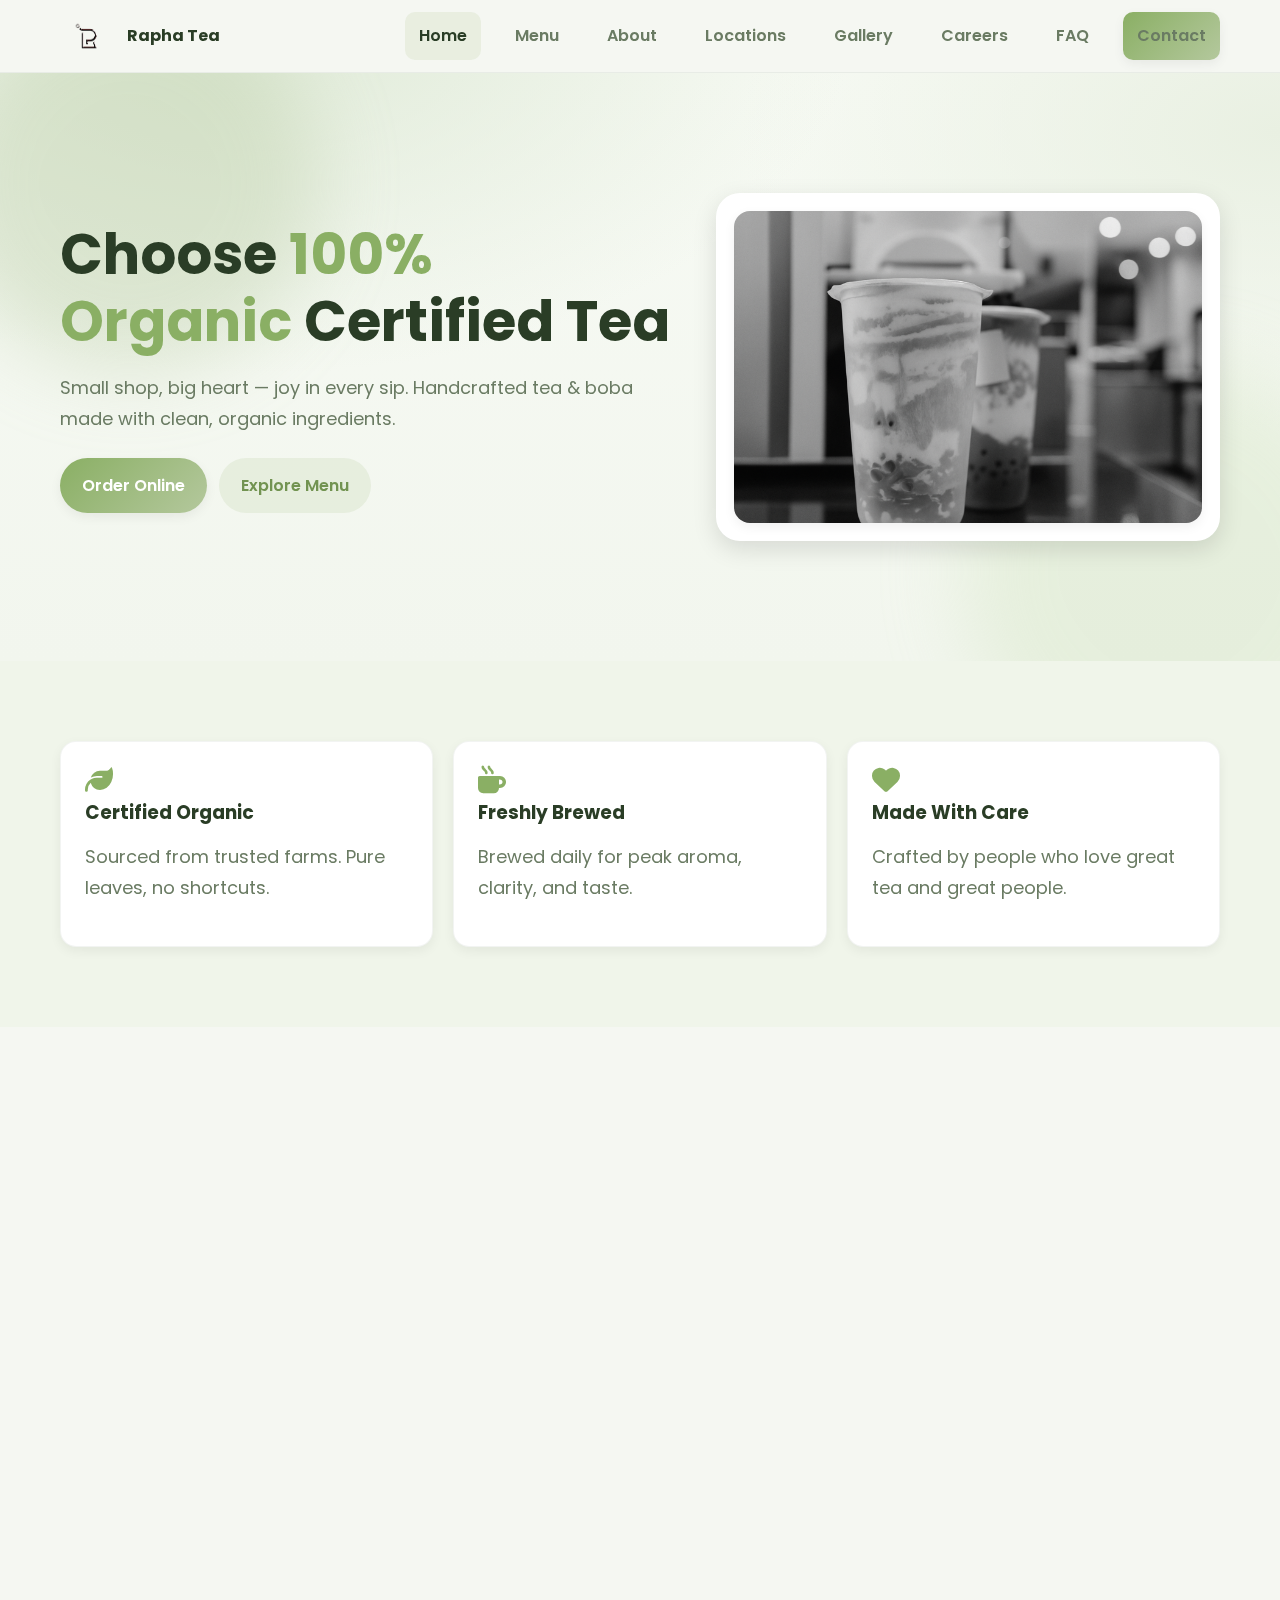
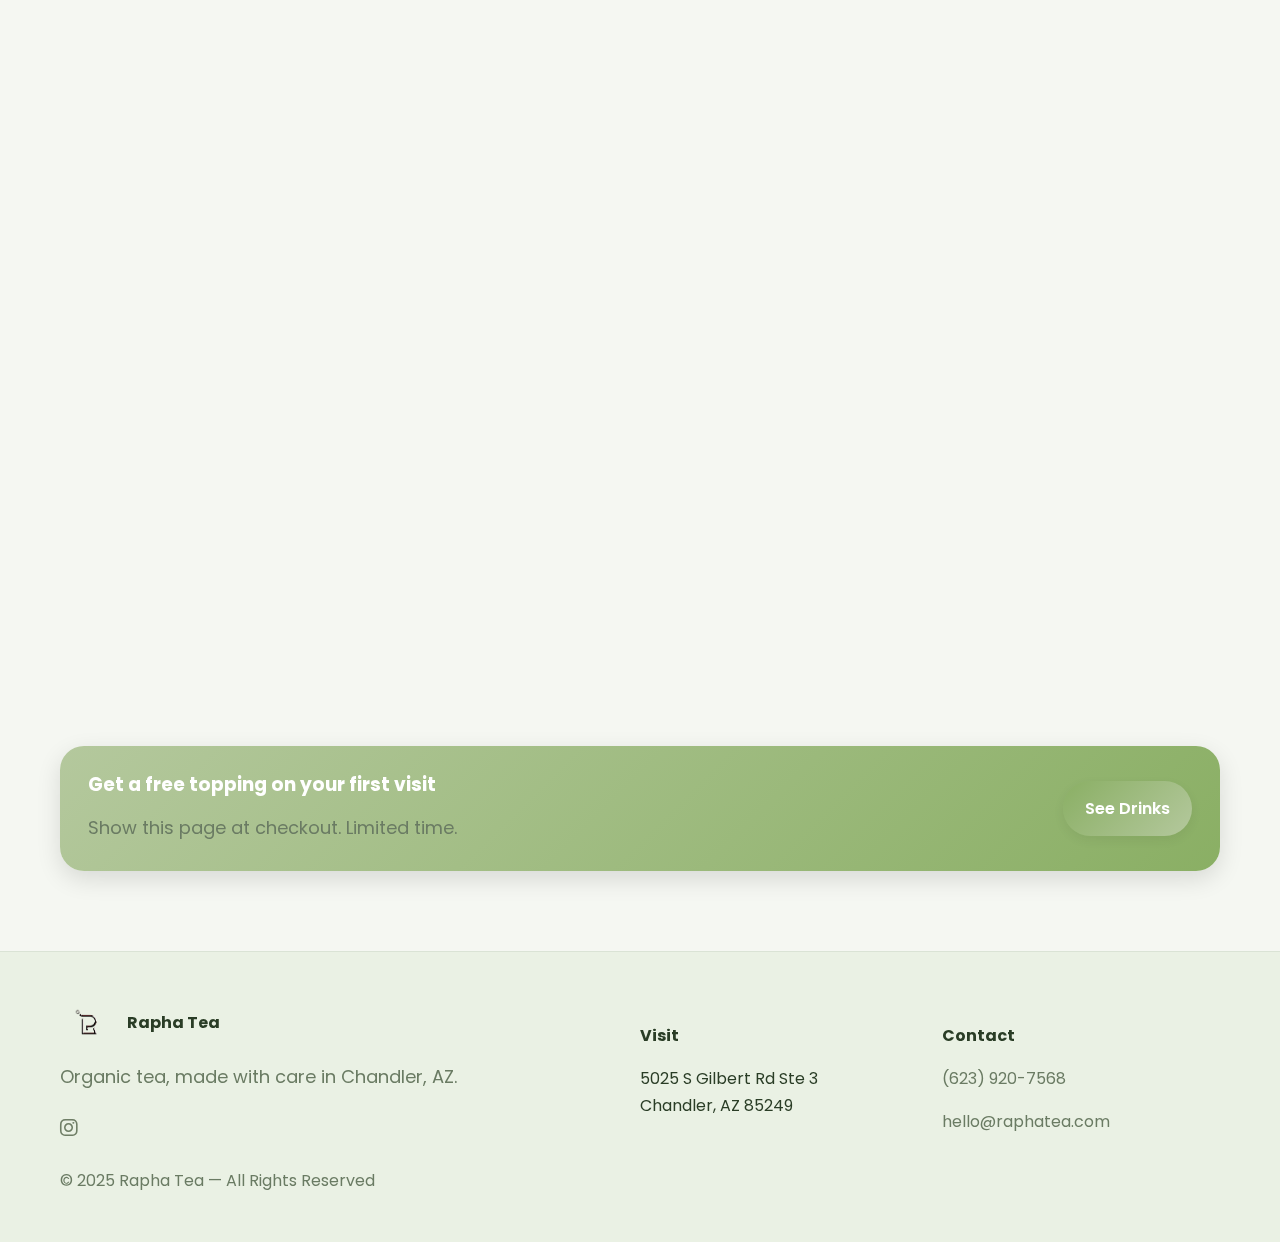
<file: index.html>
<!DOCTYPE html>
<html lang="en">
<head>
  <meta charset="UTF-8" />
  <meta name="viewport" content="width=device-width, initial-scale=1.0" />
  <title>Rapha Tea — 100% Organic Tea & Boba</title>
  <meta name="description" content="Rapha Tea serves 100% organic tea and boba in Chandler, AZ. Freshly brewed, ethically sourced, joy in every sip." />
  <link href="https://fonts.googleapis.com/css2?family=Poppins:wght@300;400;600;700&display=swap" rel="stylesheet" />
  <link rel="stylesheet" href="https://cdnjs.cloudflare.com/ajax/libs/font-awesome/6.5.0/css/all.min.css" />
  <link rel="stylesheet" href="styles.css" />
  <link rel="icon" type="image/png" href="RaphaTeaLogo.png" />
  <meta property="og:title" content="Rapha Tea — Organic Tea & Boba" />
  <meta property="og:description" content="Small shop, big heart. Discover our organic teas and crafted drinks." />
  <meta property="og:image" content="RaphaSlide1.png" />
  <meta property="og:type" content="website" />
  <script defer src="main.js"></script>
  <style>
    /* small overrides only for home */
  </style>
</head>
<body>
  <nav class="navbar">
    <div class="container navbar-inner">
      <a class="brand" href="index.html">
        <img src="RTSG.png" alt="Rapha Tea" />
        <span>Rapha Tea</span>
      </a>
      <button id="navToggle" class="nav-toggle" aria-label="Toggle menu"><i class="fa-solid fa-bars"></i></button>
      <div id="navLinks" class="nav-links">
        <a href="index.html">Home</a>
        <a href="menu.html">Menu</a>
        <a href="about.html">About</a>
        <a href="locations.html">Locations</a>
        <a href="gallery.html">Gallery</a>
        <a href="careers.html">Careers</a>
        <a href="faq.html">FAQ</a>
        <a href="contact.html" class="btn btn-primary">Contact</a>
      </div>
    </div>
  </nav>

  <header class="hero section-lg">
    <div class="blob b1"></div>
    <div class="blob b2"></div>
    <div class="container">
      <div>
        <h1 data-reveal>Choose <span style="color:#8aaf64">100% Organic</span> Certified Tea</h1>
        <p class="lead" data-reveal>Small shop, big heart — joy in every sip. Handcrafted tea & boba made with clean, organic ingredients.</p>
        <div class="hero-cta" data-reveal>
          <a class="btn btn-primary" href="https://www.clover.com/online-ordering/raphateagilbert" target="_blank" rel="noopener">Order Online</a>
          <a class="btn btn-ghost" href="menu.html">Explore Menu</a>
        </div>
      </div>
      <div class="hero-card" data-reveal>
        <div class="hero-image">
          <img src="BigBoba1.png" alt="Signature Boba" />
        </div>
      </div>
    </div>
  </header>

  <section class="features section">
    <div class="container">
      <div class="features-grid">
        <div class="feature" data-reveal>
          <i class="fa-solid fa-leaf"></i>
          <h3>Certified Organic</h3>
          <p class="lead">Sourced from trusted farms. Pure leaves, no shortcuts.</p>
        </div>
        <div class="feature" data-reveal>
          <i class="fa-solid fa-mug-hot"></i>
          <h3>Freshly Brewed</h3>
          <p class="lead">Brewed daily for peak aroma, clarity, and taste.</p>
        </div>
        <div class="feature" data-reveal>
          <i class="fa-solid fa-heart"></i>
          <h3>Made With Care</h3>
          <p class="lead">Crafted by people who love great tea and great people.</p>
        </div>
      </div>
    </div>
  </section>

  <section class="section">
    <div class="container">
      <h2 data-reveal>Best Sellers</h2>
      <p class="lead" data-reveal>Fan favorites you will love.</p>
      <div class="cards" style="margin-top:14px">
        <article class="card" data-reveal>
          <div class="thumb" style="background-image:url('RaphaSlide1.png')"></div>
          <div class="body">
            <strong>Classic Milk Tea</strong>
            <div class="meta">Balanced, creamy, perfectly sweet</div>
          </div>
        </article>
        <article class="card" data-reveal>
          <div class="thumb" style="background-image:url('RaphaSlide3.png')"></div>
          <div class="body">
            <strong>Brown Sugar Boba</strong>
            <div class="meta">Caramel notes, soft pearls</div>
          </div>
        </article>
        <article class="card" data-reveal>
          <div class="thumb" style="background-image:url('RaphaSlide5.png')"></div>
          <div class="body">
            <strong>Matcha Latte</strong>
            <div class="meta">Ceremonial grade matcha, silky finish</div>
          </div>
        </article>
      </div>
    </div>
  </section>

  <section class="section">
    <div class="container">
      <div class="grid-2">
        <div data-reveal>
          <h2>Visit Us</h2>
          <p class="lead">5025 S Gilbert Rd Ste 3, Chandler, AZ 85249</p>
          <div style="display:flex; gap:10px; flex-wrap:wrap; margin-top:10px">
            <a class="btn btn-primary" href="https://www.clover.com/online-ordering/raphateagilbert" target="_blank" rel="noopener">Menu</a>
            <a class="btn btn-ghost" href="locations.html">Directions & Hours</a>
          </div>
        </div>
        <div class="card" data-reveal>
          <div class="thumb" style="background-image:url('BigBoba2.png'); aspect-ratio: 16/10"></div>
          <div class="body">
            <strong>Community First</strong>
            <div class="meta">We’re local. We remember your order and your name.</div>
          </div>
        </div>
      </div>
    </div>
  </section>

  <section class="section">
    <div class="container">
      <div class="cta">
        <div class="row">
          <div>
            <h3>Get a free topping on your first visit</h3>
            <div class="lead">Show this page at checkout. Limited time.</div>
          </div>
          <div>
            <a class="btn btn-primary" href="menu.html">See Drinks</a>
          </div>
        </div>
      </div>
    </div>
  </section>

  <footer class="footer section-sm">
    <div class="container">
      <div class="cols">
        <div>
          <div class="brand" style="margin-bottom:8px">
            <img src="RTSG.png" alt="Rapha Tea" />
            <span>Rapha Tea</span>
          </div>
          <p class="lead">Organic tea, made with care in Chandler, AZ.</p>
          <div class="social" style="margin-top:8px">
            <a href="https://www.instagram.com/raphateagilbert/" target="_blank" aria-label="Instagram"><i class="fab fa-instagram"></i></a>
          </div>
        </div>
        <div>
          <h4>Visit</h4>
          <p>5025 S Gilbert Rd Ste 3<br/>Chandler, AZ 85249</p>
        </div>
        <div>
          <h4>Contact</h4>
          <p><a href="tel:+16239207568">(623) 920-7568</a></p>
          <p><a href="mailto:hello@raphatea.com">hello@raphatea.com</a></p>
        </div>
      </div>
      <div style="margin-top:16px; color:#6a7b63">© 2025 Rapha Tea — All Rights Reserved</div>
    </div>
  </footer>
</body>
</html>
</file>
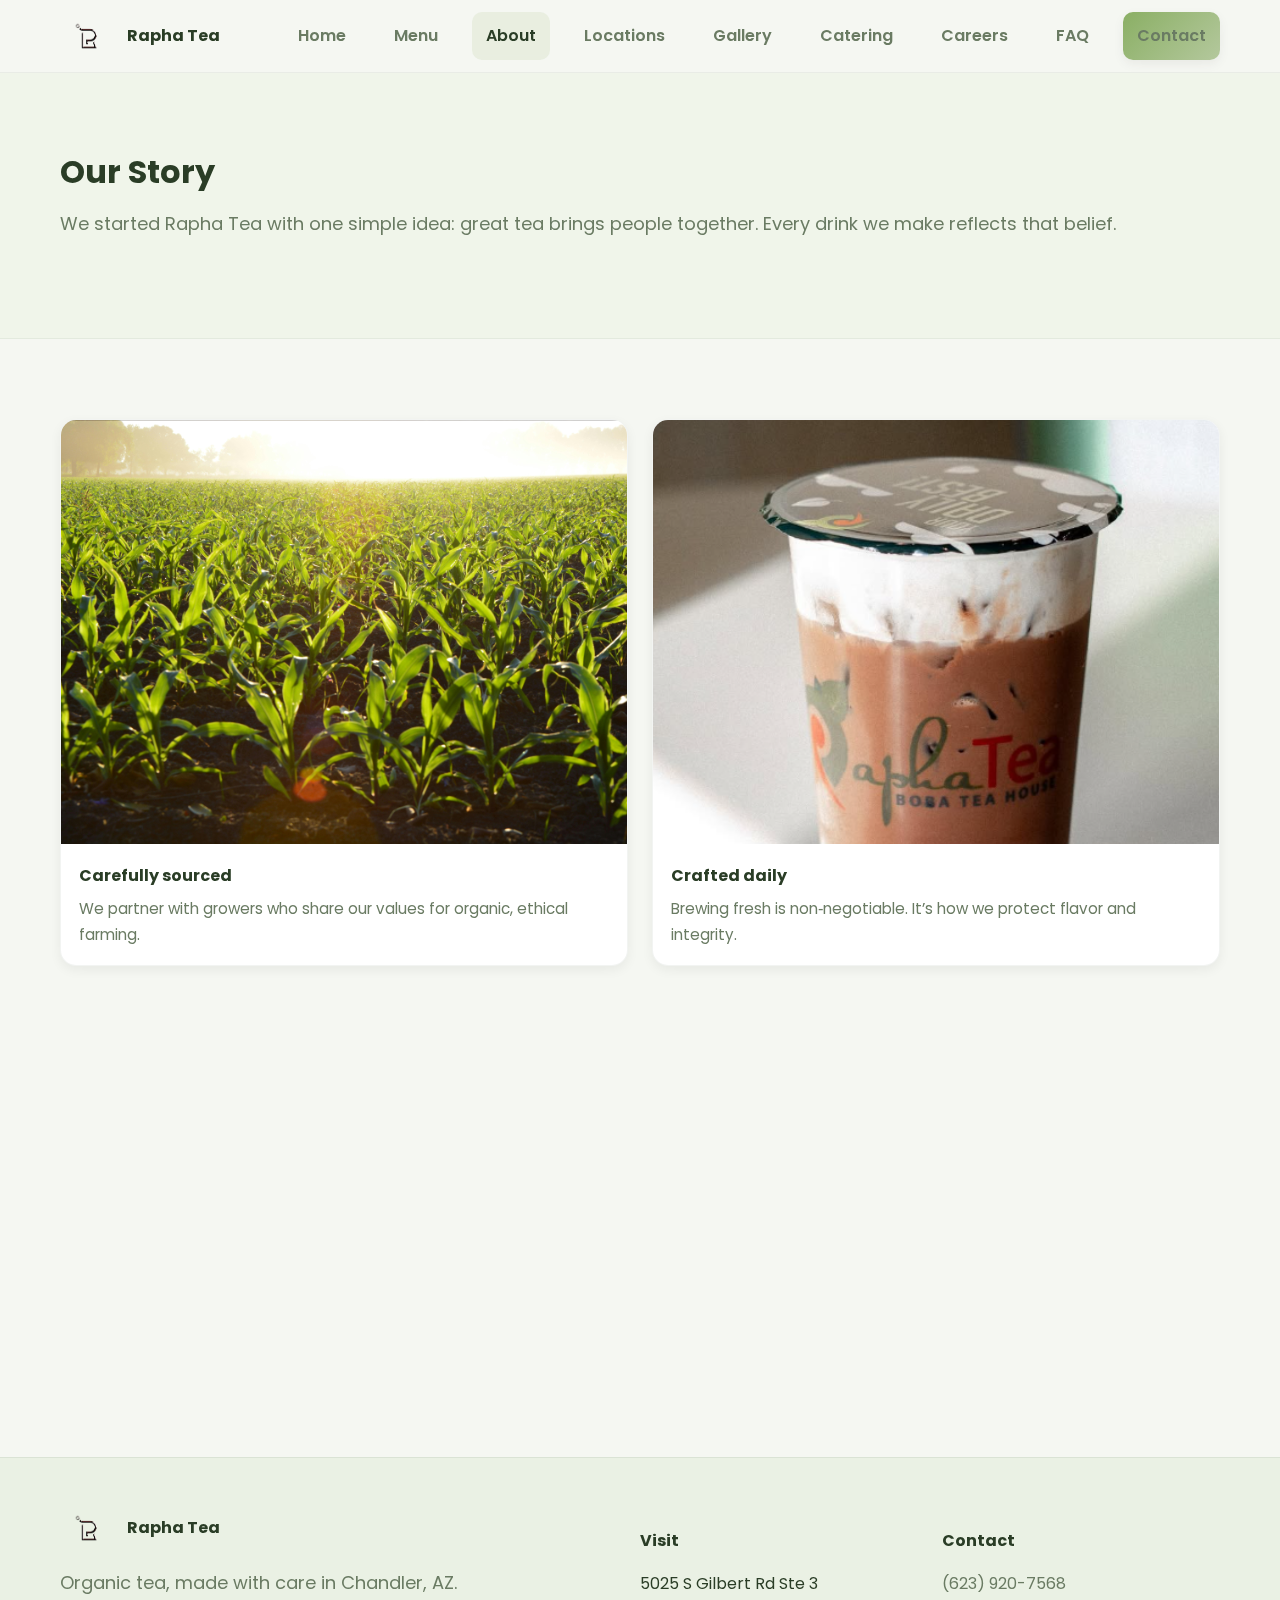
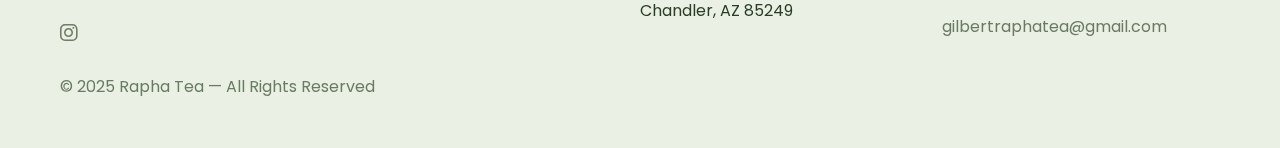
<file: about.html>
<!DOCTYPE html>
<html lang="en">
<head>
  <meta charset="UTF-8" />
  <meta name="viewport" content="width=device-width, initial-scale=1.0" />
  <title>About — Rapha Tea</title>
  <link href="https://fonts.googleapis.com/css2?family=Poppins:wght@300;400;600;700&display=swap" rel="stylesheet" />
  <link rel="stylesheet" href="https://cdnjs.cloudflare.com/ajax/libs/font-awesome/6.5.0/css/all.min.css" />
  <link rel="stylesheet" href="styles.css" />
  <script defer src="main.js"></script>
</head>
<body>
  <nav class="navbar">
    <div class="container navbar-inner">
      <a class="brand" href="index.html"><img src="RTSG.png" alt="Rapha Tea" /><span>Rapha Tea</span></a>
      <button id="navToggle" class="nav-toggle" aria-label="Toggle menu"><i class="fa-solid fa-bars"></i></button>
      <div id="navLinks" class="nav-links">
        <a href="index.html">Home</a>
        <a href="menu.html">Menu</a>
        <a href="about.html">About</a>
        <a href="locations.html">Locations</a>
        <a href="gallery.html">Gallery</a>
        <a href="catering.html">Catering</a>
        <a href="careers.html">Careers</a>
        <a href="faq.html">FAQ</a>
        <a href="contact.html" class="btn btn-primary">Contact</a>
      </div>
    </div>
  </nav>

  <header class="page-hero section">
    <div class="container">
      <h1 data-reveal>Our Story</h1>
      <p class="lead" data-reveal>We started Rapha Tea with one simple idea: great tea brings people together. Every drink we make reflects that belief.</p>
    </div>
  </header>

  <main class="section">
    <div class="container">
      <div class="grid-2">
        <div class="card" data-reveal>
          <div class="thumb" style="background-image:url('FarmRapha.jpg')"></div>
          <div class="body">
            <strong>Carefully sourced</strong>
            <div class="meta">We partner with growers who share our values for organic, ethical farming.</div>
          </div>
        </div>
        <div class="card" data-reveal>
          <div class="thumb" style="background-image:url('RaphaSlide1.png')"></div>
          <div class="body">
            <strong>Crafted daily</strong>
            <div class="meta">Brewing fresh is non‑negotiable. It’s how we protect flavor and integrity.</div>
          </div>
        </div>
      </div>

      <div class="section" data-reveal>
        <h2>Values</h2>
        <div class="grid-3" style="margin-top:12px">
          <div class="feature">
            <i class="fa-solid fa-seedling"></i>
            <h3>Organic First</h3>
            <p class="lead">We select ingredients that are better for you and the planet.</p>
          </div>
          <div class="feature">
            <i class="fa-solid fa-people-group"></i>
            <h3>Community</h3>
            <p class="lead">We’re a neighborhood shop. Hospitality is our craft.</p>
          </div>
          <div class="feature">
            <i class="fa-solid fa-star"></i>
            <h3>Consistency</h3>
            <p class="lead">You’ll taste the same quality every time you visit.</p>
          </div>
        </div>
      </div>
    </div>
  </main>

  <footer class="footer section-sm">
    <div class="container">
      <div class="cols">
        <div>
          <div class="brand" style="margin-bottom:8px"><img src="RTSG.png" alt="Rapha Tea" /><span>Rapha Tea</span></div>
          <p class="lead">Organic tea, made with care in Chandler, AZ.</p>
          <div class="social" style="margin-top:8px"><a href="https://www.instagram.com/raphateagilbert/" target="_blank" aria-label="Instagram"><i class="fab fa-instagram"></i></a></div>
        </div>
        <div>
          <h4>Visit</h4>
          <p>5025 S Gilbert Rd Ste 3<br/>Chandler, AZ 85249</p>
        </div>
        <div>
          <h4>Contact</h4>
          <p><a href="tel:+16239207568">(623) 920-7568</a></p>
          <p><a href="mailto:gilbertraphatea@gmail.com">gilbertraphatea@gmail.com</a></p>
        </div>
      </div>
      <div style="margin-top:16px; color:#6a7b63">© 2025 Rapha Tea — All Rights Reserved</div>
    </div>
  </footer>
</body>
</html>
</file>
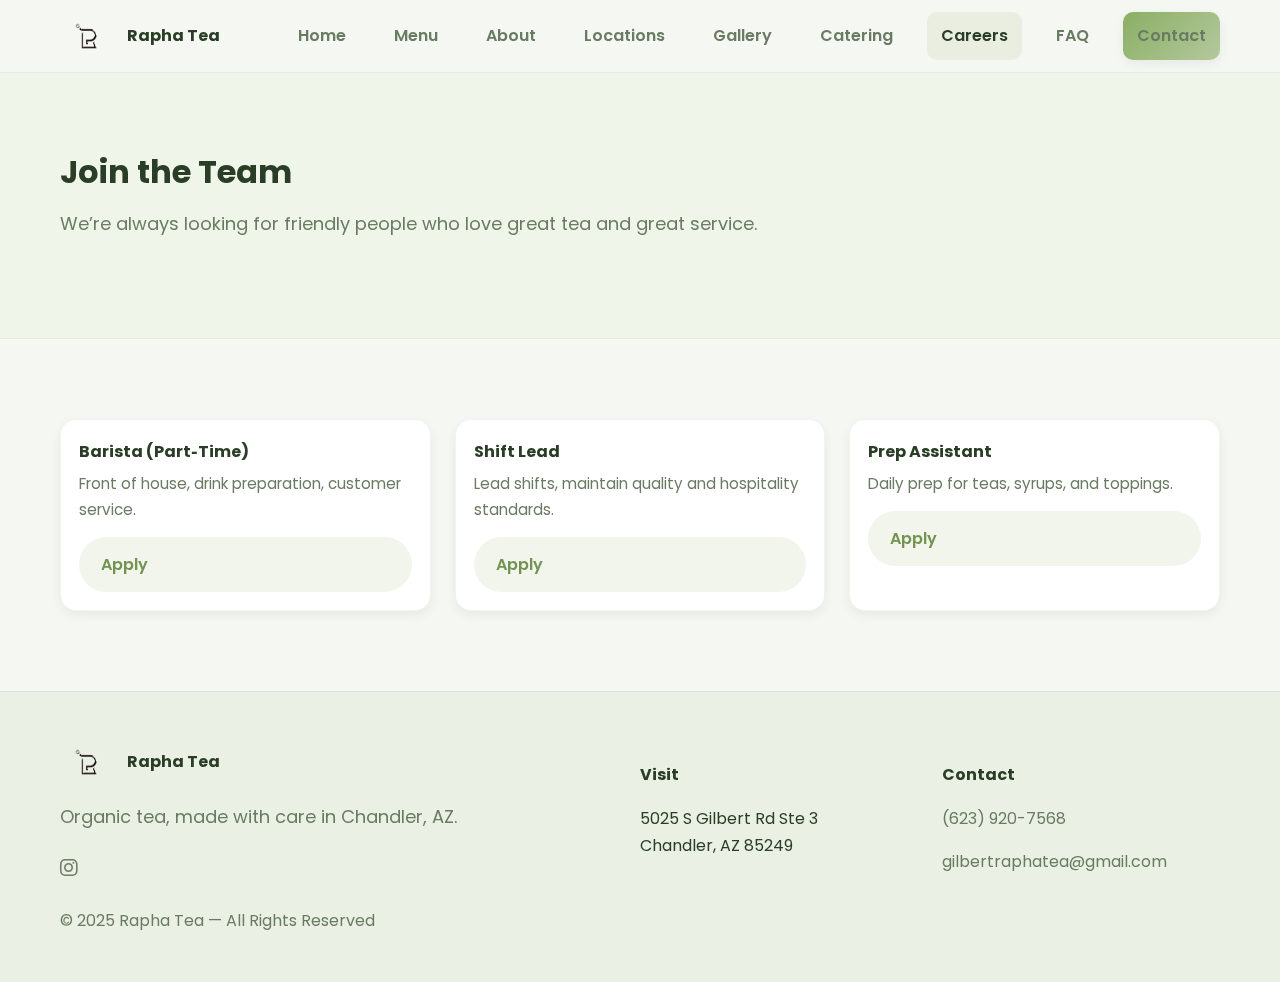
<file: careers.html>
<!DOCTYPE html>
<html lang="en">
<head>
  <meta charset="UTF-8" />
  <meta name="viewport" content="width=device-width, initial-scale=1.0" />
  <title>Careers — Rapha Tea</title>
  <link href="https://fonts.googleapis.com/css2?family=Poppins:wght@300;400;600;700&display=swap" rel="stylesheet" />
  <link rel="stylesheet" href="https://cdnjs.cloudflare.com/ajax/libs/font-awesome/6.5.0/css/all.min.css" />
  <link rel="stylesheet" href="styles.css" />
  <script defer src="main.js"></script>
</head>
<body>
  <nav class="navbar">
    <div class="container navbar-inner">
      <a class="brand" href="index.html"><img src="RTSG.png" alt="Rapha Tea" /><span>Rapha Tea</span></a>
      <button id="navToggle" class="nav-toggle" aria-label="Toggle menu"><i class="fa-solid fa-bars"></i></button>
      <div id="navLinks" class="nav-links">
        <a href="index.html">Home</a>
        <a href="menu.html">Menu</a>
        <a href="about.html">About</a>
        <a href="locations.html">Locations</a>
        <a href="gallery.html">Gallery</a>
        <a href="catering.html">Catering</a>
        <a href="careers.html">Careers</a>
        <a href="faq.html">FAQ</a>
        <a href="contact.html" class="btn btn-primary">Contact</a>
      </div>
    </div>
  </nav>

  <header class="page-hero section">
    <div class="container">
      <h1 data-reveal>Join the Team</h1>
      <p class="lead" data-reveal>We’re always looking for friendly people who love great tea and great service.</p>
    </div>
  </header>

  <main class="section">
    <div class="container">
      <div class="cards">
        <div class="card" data-reveal>
          <div class="body">
            <strong>Barista (Part‑Time)</strong>
            <div class="meta">Front of house, drink preparation, customer service.</div>
            <a class="btn btn-ghost" href="contact.html" style="margin-top:8px">Apply</a>
          </div>
        </div>
        <div class="card" data-reveal>
          <div class="body">
            <strong>Shift Lead</strong>
            <div class="meta">Lead shifts, maintain quality and hospitality standards.</div>
            <a class="btn btn-ghost" href="contact.html" style="margin-top:8px">Apply</a>
          </div>
        </div>
        <div class="card" data-reveal>
          <div class="body">
            <strong>Prep Assistant</strong>
            <div class="meta">Daily prep for teas, syrups, and toppings.</div>
            <a class="btn btn-ghost" href="contact.html" style="margin-top:8px">Apply</a>
          </div>
        </div>
      </div>
    </div>
  </main>

  <footer class="footer section-sm">
    <div class="container">
      <div class="cols">
        <div>
          <div class="brand" style="margin-bottom:8px"><img src="RTSG.png" alt="Rapha Tea" /><span>Rapha Tea</span></div>
          <p class="lead">Organic tea, made with care in Chandler, AZ.</p>
          <div class="social" style="margin-top:8px"><a href="https://www.instagram.com/raphateagilbert/" target="_blank" aria-label="Instagram"><i class="fab fa-instagram"></i></a></div>
        </div>
        <div>
          <h4>Visit</h4>
          <p>5025 S Gilbert Rd Ste 3<br/>Chandler, AZ 85249</p>
        </div>
        <div>
          <h4>Contact</h4>
          <p><a href="tel:+16239207568">(623) 920-7568</a></p>
          <p><a href="mailto:gilbertraphatea@gmail.com">gilbertraphatea@gmail.com</a></p>
        </div>
      </div>
      <div style="margin-top:16px; color:#6a7b63">© 2025 Rapha Tea — All Rights Reserved</div>
    </div>
  </footer>
</body>
</html>
</file>
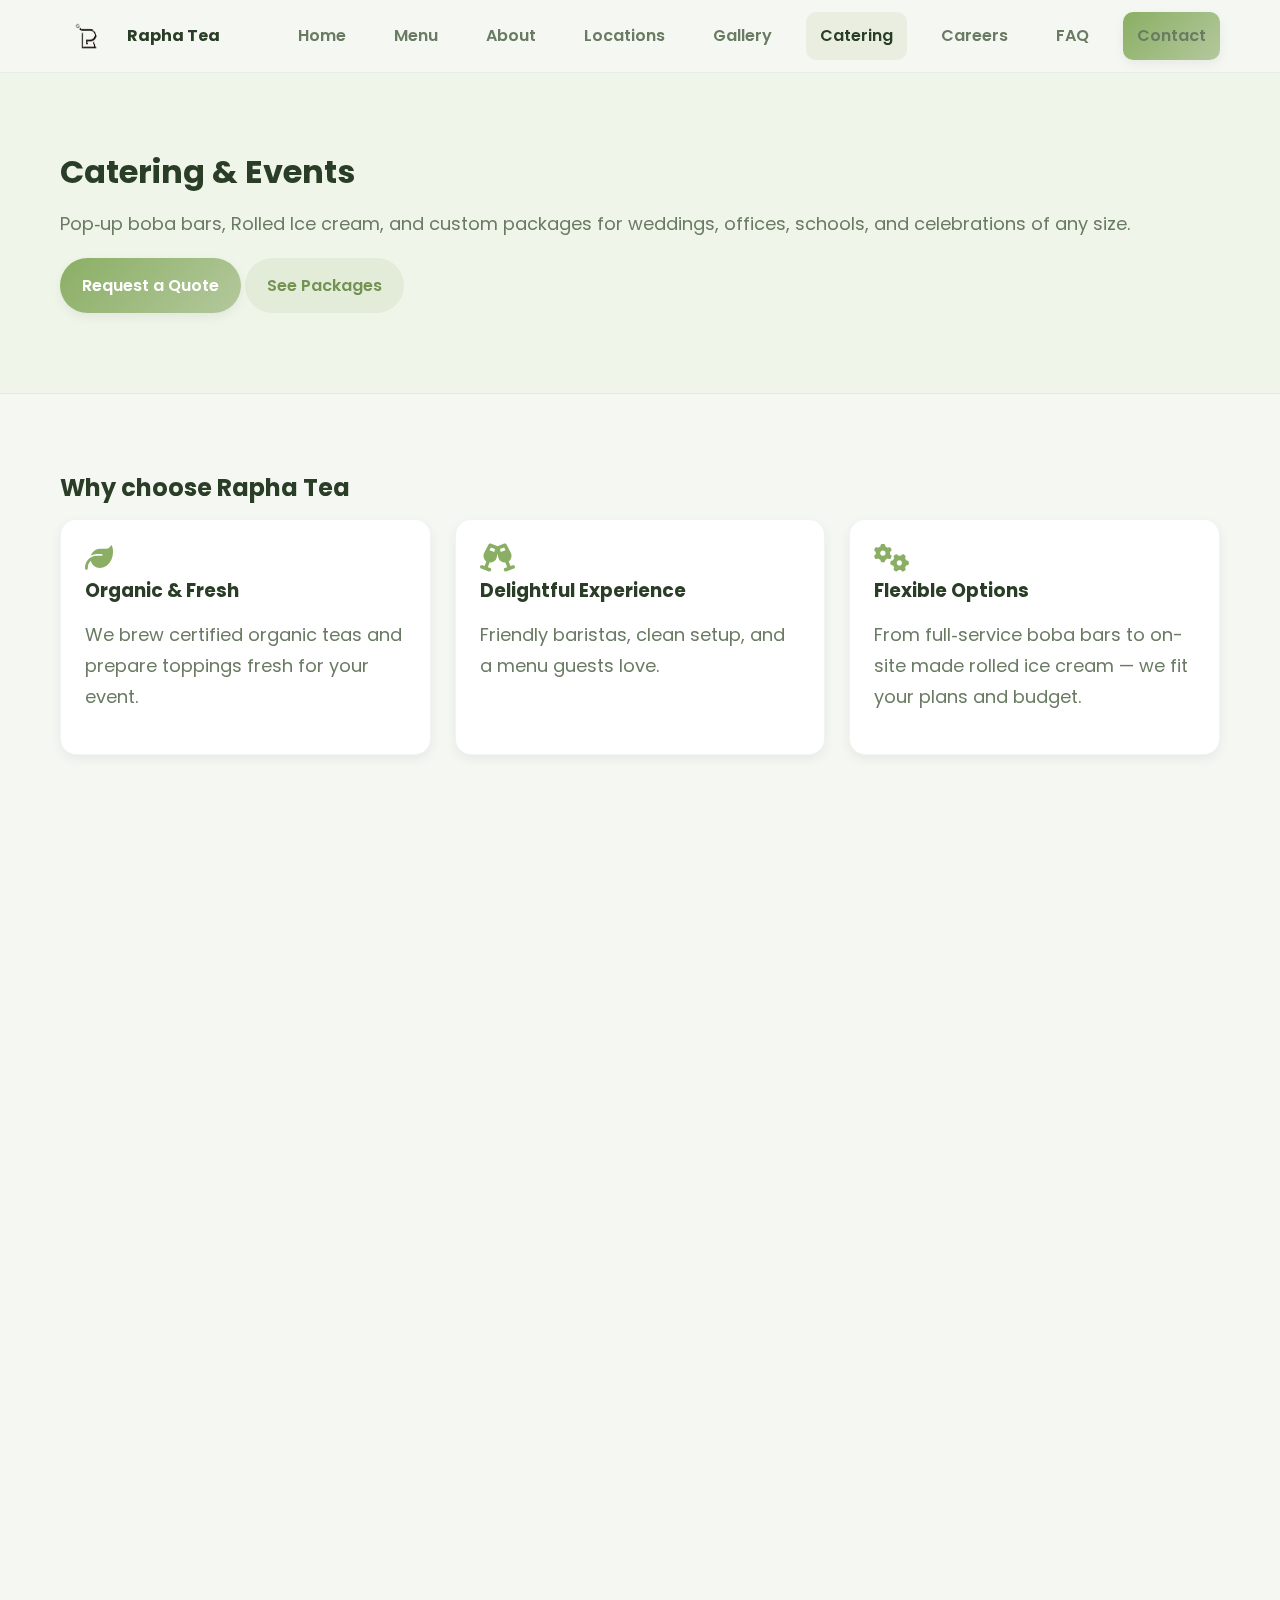
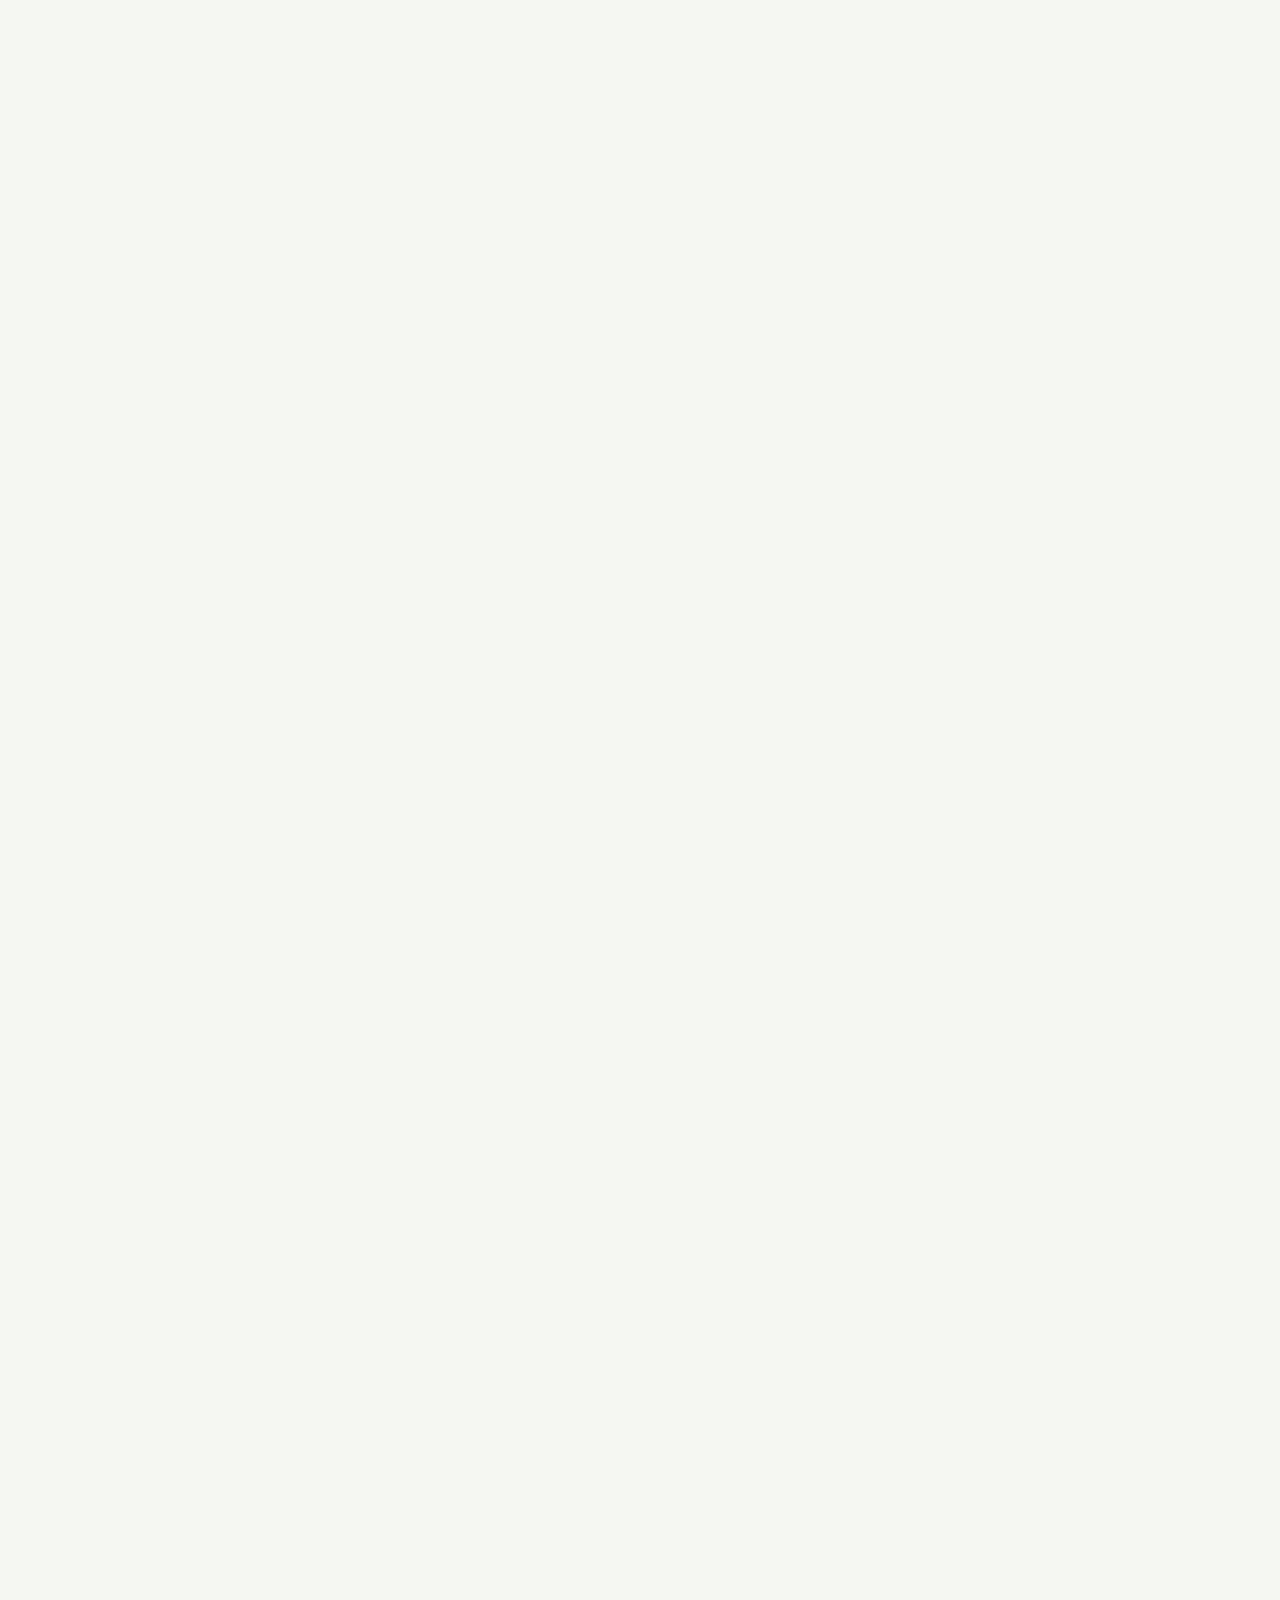
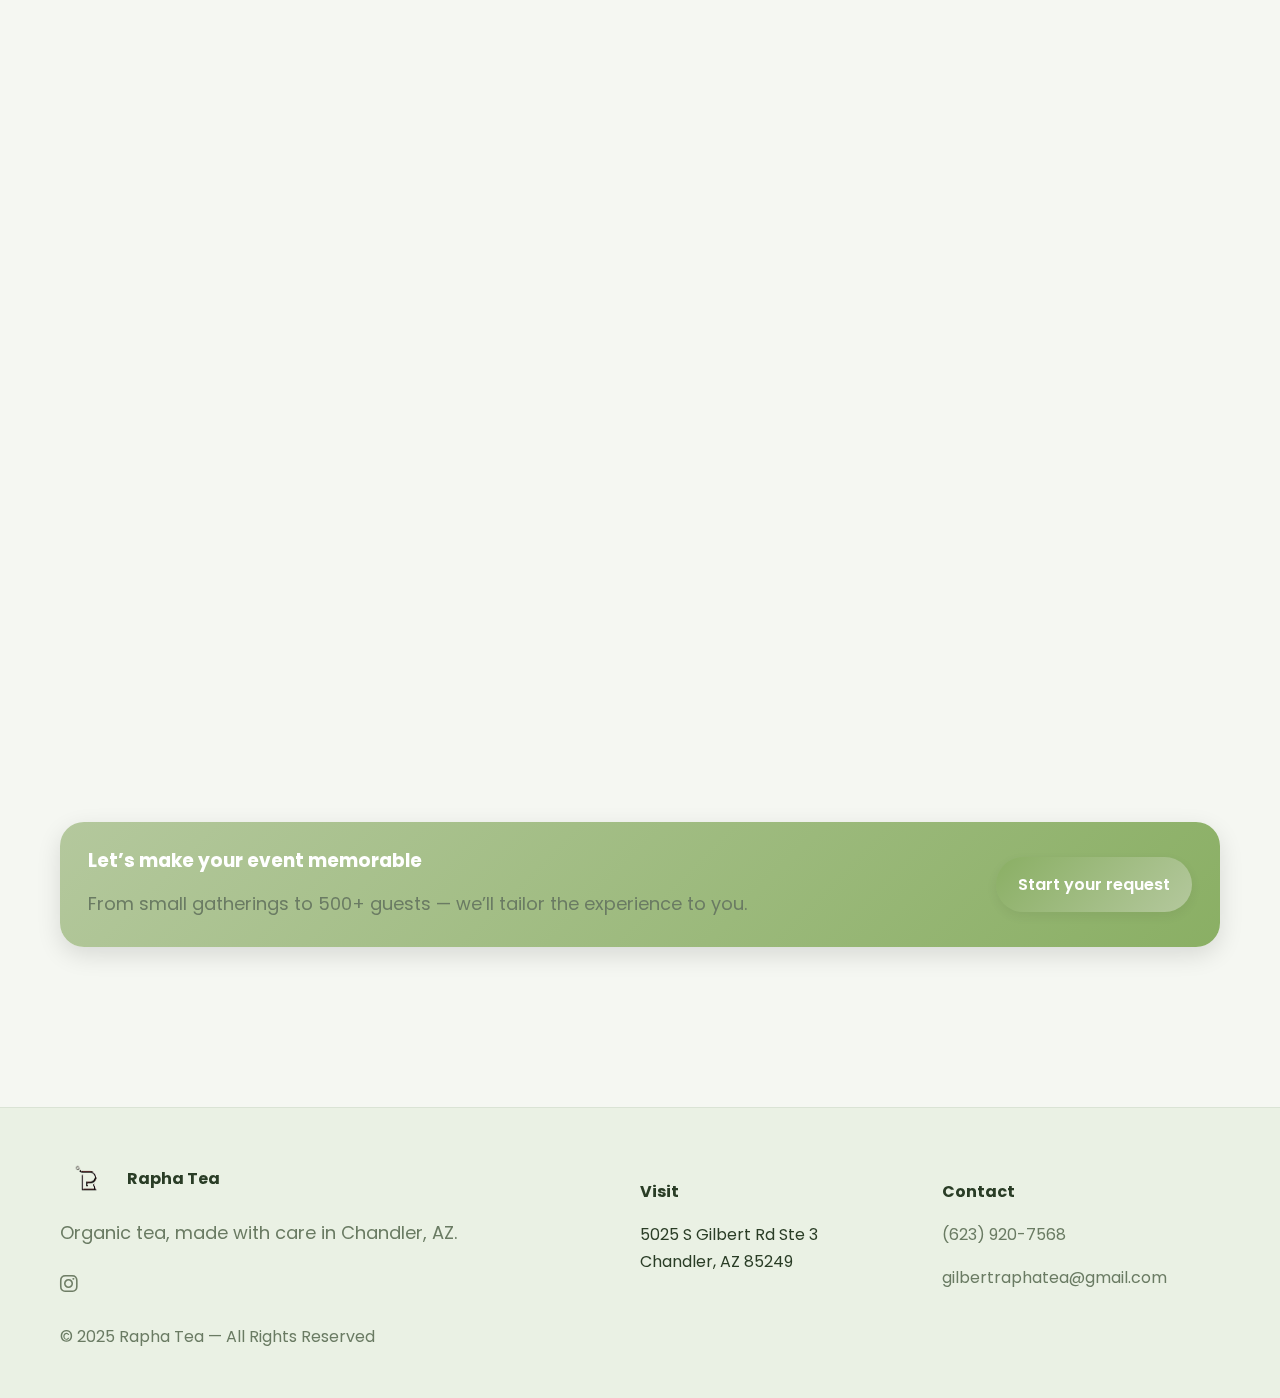
<file: catering.html>
<!DOCTYPE html>
<html lang="en">
<head>
  <meta charset="UTF-8" />
  <meta name="viewport" content="width=device-width, initial-scale=1.0" />
  <title>Catering — Rapha Tea</title>
  <meta name="description" content="Bring Rapha Tea to your event. Full‑service boba bar, Rolled Ice cream, and custom packages for weddings, offices, and celebrations." />
  <link href="https://fonts.googleapis.com/css2?family=Poppins:wght@300;400;600;700&display=swap" rel="stylesheet" />
  <link rel="stylesheet" href="https://cdnjs.cloudflare.com/ajax/libs/font-awesome/6.5.0/css/all.min.css" />
  <link rel="stylesheet" href="styles.css" />
  <script defer src="main.js"></script>
</head>
<body>
  <nav class="navbar">
    <div class="container navbar-inner">
      <a class="brand" href="index.html"><img src="RTSG.png" alt="Rapha Tea" /><span>Rapha Tea</span></a>
      <button id="navToggle" class="nav-toggle" aria-label="Toggle menu"><i class="fa-solid fa-bars"></i></button>
      <div id="navLinks" class="nav-links">
        <a href="index.html">Home</a>
        <a href="menu.html">Menu</a>
        <a href="about.html">About</a>
        <a href="locations.html">Locations</a>
        <a href="gallery.html">Gallery</a>
        <a href="catering.html">Catering</a>
        <a href="careers.html">Careers</a>
        <a href="faq.html">FAQ</a>
        <a href="contact.html" class="btn btn-primary">Contact</a>
      </div>
    </div>
  </nav>

  <header class="page-hero section">
    <div class="container">
      <h1 data-reveal>Catering & Events</h1>
      <p class="lead" data-reveal>Pop‑up boba bars, Rolled Ice cream, and custom packages for weddings, offices, schools, and celebrations of any size.</p>
      <div style="margin-top:12px" data-reveal>
        <a class="btn btn-primary" href="#inquiry">Request a Quote</a>
        <a class="btn btn-ghost" href="#packages">See Packages</a>
      </div>
    </div>
  </header>

  <main class="section">
    <div class="container">

      <section aria-labelledby="why-rapha">
        <h2 id="why-rapha" data-reveal>Why choose Rapha Tea</h2>
        <div class="grid-3" style="margin-top:12px">
          <div class="feature" data-reveal>
            <i class="fa-solid fa-leaf"></i>
            <h3>Organic & Fresh</h3>
            <p class="lead">We brew certified organic teas and prepare toppings fresh for your event.</p>
          </div>
          <div class="feature" data-reveal>
            <i class="fa-solid fa-champagne-glasses"></i>
            <h3>Delightful Experience</h3>
            <p class="lead">Friendly baristas, clean setup, and a menu guests love.</p>
          </div>
          <div class="feature" data-reveal>
            <i class="fa-solid fa-gears"></i>
            <h3>Flexible Options</h3>
            <p class="lead">From full‑service boba bars to on-site made rolled ice cream — we fit your plans and budget.</p>
          </div>
        </div>
      </section>

      <section id="packages" class="section" aria-labelledby="packages-title">
        <h2 id="packages-title" data-reveal>Packages</h2>
        <div class="cards" style="margin-top:12px">
          <article class="card" data-reveal>
            <div class="thumb" style="background-image:url('RaphaSlide3.png')"></div>
            <div class="body">
              <strong>Full‑Service Boba Bar</strong>
              <div class="meta">On‑site setup with baristas, 2–3 drink choices, toppings, cups, ice, and straws.</div>
              <ul style="margin:8px 0 0 18px; color: var(--color-muted)">
                <li>Serves 100–500+ guests</li>
                <li>Includes equipment, menu signage, and cleanup</li>
                <li>Power and 8×8 ft space recommended</li>
              </ul>
            </div>
          </article>
          <article class="card" data-reveal>
            <div class="thumb" style="background-image:url('PopUpDrinkStation.jpg')"></div>
            <div class="body">
              <strong>Pop‑Up Drink Station</strong>
              <div class="meta">Staffed beverage station with 2 tea options and choice of toppings.</div>
              <ul style="margin:8px 0 0 18px; color: var(--color-muted)">
                <li>Great for schools and offices (50–200 guests)</li>
                <li>Faster service, smaller footprint</li>
              </ul>
            </div>
          </article>
          <article class="card" data-reveal>
            <div class="thumb" style="background-image:url('Rolled-ice.jpg')"></div>
            <div class="body">
              <strong>Rolled Ice cream</strong>
              <div class="meta">Delicious rolled ice cream.</div>
              <ul style="margin:8px 0 0 18px; color: var(--color-muted)">
                <li>Perfect for a side snack during events.</li>
                <li>made on-site, ensuring peak freshness and a fun experience for guests. </li>
              </ul>
            </div>
          </article>
        </div>
      </section>

      <section class="section" aria-labelledby="how-title">
        <h2 id="how-title" data-reveal>How it works</h2>
        <div class="grid-3" style="margin-top:12px">
          <div class="card card-muted" data-reveal>
            <div class="body">
              <strong>1) Tell us about your event</strong>
              <div class="meta">Share the date, headcount, location, and your vision.</div>
            </div>
          </div>
          <div class="card card-muted" data-reveal>
            <div class="body">
              <strong>2) Pick your package(s)</strong>
              <div class="meta">We’ll help you choose drinks, toppings, and service style.</div>
            </div>
          </div>
          <div class="card card-muted" data-reveal>
            <div class="body">
              <strong>3) Quote & confirmation</strong>
              <div class="meta">We send a tailored quote. A deposit confirms your date.</div>
            </div>
          </div>
          <div class="card card-muted" data-reveal>
            <div class="body">
              <strong>4) Event day</strong>
              <div class="meta">We arrive early to set up, serve, and clean up — you enjoy.</div>
            </div>
          </div>
          <div class="card card-muted" data-reveal>
            <div class="body">
              <strong>5) Aftercare</strong>
              <div class="meta">We handle breakdown and leave the space as we found it.</div>
            </div>
          </div>
        </div>
      </section>

      <section class="section" aria-labelledby="options-title">
        <h2 id="options-title" data-reveal>Options & add‑ons</h2>
        <div class="grid-3" style="margin-top:12px">
          <div class="card" data-reveal>
            <div class="body">
              <strong>Drinks</strong>
              <div class="meta">Classic milk tea, jasmine green, matcha latte, brown sugar, taro, fruit teas.</div>
            </div>
          </div>
          <div class="card" data-reveal>
            <div class="body">
              <strong>Toppings</strong>
              <div class="meta">Boba pearls, crystal boba, grass jelly, pudding; seasonal toppings on request.</div>
            </div>
          </div>
          <div class="card" data-reveal>
            <div class="body">
              <strong>Dietary</strong>
              <div class="meta">Dairy‑free milks (oat, almond), decaf options, adjustable sweetness.</div>
            </div>
          </div>
          <div class="card" data-reveal>
            <div class="body">
              <strong>Ice cream</strong>
              <div class="meta">We also offer rolled ice cream, with a variety of flavors!</div>
            </div>
          </div>
          <div class="card" data-reveal>
            <div class="body">
              <strong>Logistics</strong>
              <div class="meta">Indoor/outdoor setups, power needs, and access coordinated in advance.</div>
            </div>
          </div>
          <div class="card" data-reveal>
            <div class="body">
              <strong>Delivery & setup</strong>
              <div class="meta">Setup and cleanup included for staffed packages; delivery available for jugs.</div>
            </div>
          </div>
        </div>
      </section>

      <section class="section" aria-labelledby="details-title">
        <h2 id="details-title" data-reveal>Minimums & timing</h2>
        <div class="grid-2" style="margin-top:12px">
          <div class="card" data-reveal>
            <div class="body">
              <strong>Minimums</strong>
              <div class="meta">Varies by package; we’ll tailor based on guest count and service length.</div>
            </div>
          </div>
          <div class="card" data-reveal>
            <div class="body">
              <strong>Lead time</strong>
              <div class="meta">2–3 weeks is ideal. Short‑notice requests welcomed — we’ll do our best.</div>
            </div>
          </div>
        </div>
      </section>

      <section id="inquiry" class="section" aria-labelledby="inquiry-title">
        <h2 id="inquiry-title" data-reveal>Request a quote</h2>
        <p class="lead" data-reveal>Tell us a few details and we’ll respond quickly with options and pricing.</p>
        <div class="grid-2" style="margin-top:12px">
          <form class="card" style="padding:18px" action="https://formspree.io/f/mwpqaevj?redirect=https://solnetex.github.io/RaphaTea/thank-you-for-contacting.html" method="POST" data-reveal>
            <input type="hidden" name="form_type" value="Catering Inquiry" />
            <label for="c_name">Name</label>
            <input id="c_name" name="name" type="text" required style="margin:6px 0 12px; padding:12px; border-radius:10px; border:1px solid rgba(42,61,38,0.12); width:100%" />
            <label for="c_email">Email</label>
            <input id="c_email" name="email" type="email" required style="margin:6px 0 12px; padding:12px; border-radius:10px; border:1px solid rgba(42,61,38,0.12); width:100%" />
            <label for="c_phone">Phone</label>
            <input id="c_phone" name="phone" type="tel" style="margin:6px 0 12px; padding:12px; border-radius:10px; border:1px solid rgba(42,61,38,0.12); width:100%" />
            <div class="grid-2" style="gap:12px">
              <div>
                <label for="c_date">Event date</label>
                <input id="c_date" name="event_date" type="date" style="margin:6px 0 12px; padding:12px; border-radius:10px; border:1px solid rgba(42,61,38,0.12); width:100%" />
              </div>
              <div>
                <label for="c_guests">Guest count</label>
                <input id="c_guests" name="guest_count" type="number" min="1" placeholder="e.g., 120" style="margin:6px 0 12px; padding:12px; border-radius:10px; border:1px solid rgba(42,61,38,0.12); width:100%" />
              </div>
            </div>
            <label for="c_location">Event location</label>
            <input id="c_location" name="event_location" type="text" placeholder="Venue name + city" style="margin:6px 0 12px; padding:12px; border-radius:10px; border:1px solid rgba(42,61,38,0.12); width:100%" />
            <label for="c_package">Package</label>
            <select id="c_package" name="package" style="margin:6px 0 12px; padding:12px; border-radius:10px; border:1px solid rgba(42,61,38,0.12); width:100%">
              <option value="Full-Service Boba Bar">Full‑Service Boba Bar</option>
              <option value="Pop-Up Drink Station">Pop‑Up Drink Station</option>
              <option value="Rolled Ice Cream">Rolled Ice Cream</option>
              <option value="Not sure yet">Not sure yet</option>
            </select>
            <label for="c_budget">Estimated budget</label>
            <select id="c_budget" name="budget" style="margin:6px 0 12px; padding:12px; border-radius:10px; border:1px solid rgba(42,61,38,0.12); width:100%">
              <option value="Under $500">Under $500</option>
              <option value="$500–$1,000">$500–$1,000</option>
              <option value="$1,000–$2,500">$1,000–$2,500</option>
              <option value="$2,500+">$2,500+</option>
            </select>
            <label for="c_message">Anything else we should know?</label>
            <textarea id="c_message" name="message" rows="6" style="margin:6px 0 12px; padding:12px; border-radius:10px; border:1px solid rgba(42,61,38,0.12); width:100%" placeholder="Timing, access, dietary notes, multiple packages, etc."></textarea>
            <button class="btn btn-primary" type="submit">Send request</button>
            <p class="meta" style="margin-top:8px">By submitting, you agree to be contacted by Rapha Tea.</p>
          </form>
          <div data-reveal>
            <div class="card" style="padding:18px">
              <h3>Prefer to talk?</h3>
              <p style="margin-top:8px"><a href="tel:+16239207568"><i class="fa-solid fa-phone"></i> (623) 920-7568</a></p>
              <p><a href="mailto:gilbertraphatea@gmail.com"><i class="fa-solid fa-envelope"></i> gilbertraphatea@gmail.com</a></p>
              <p><a href="https://www.instagram.com/raphateagilbert/" target="_blank"><i class="fa-brands fa-instagram"></i> Instagram</a></p>
              <div class="card card-muted" style="margin-top:12px; padding:12px">
                <strong>Service area</strong>
                <div class="meta">Chandler and Greater Phoenix. Travel fees may apply outside local radius.</div>
              </div>
            </div>
          </div>
        </div>
      </section>

      <div class="section">
        <div class="cta">
          <div class="row">
            <div>
              <h3>Let’s make your event memorable</h3>
              <div class="lead">From small gatherings to 500+ guests — we’ll tailor the experience to you.</div>
            </div>
            <div>
              <a class="btn btn-primary" href="#inquiry">Start your request</a>
            </div>
          </div>
        </div>
      </div>

    </div>
  </main>

  <footer class="footer section-sm">
    <div class="container">
      <div class="cols">
        <div>
          <div class="brand" style="margin-bottom:8px"><img src="RTSG.png" alt="Rapha Tea" /><span>Rapha Tea</span></div>
          <p class="lead">Organic tea, made with care in Chandler, AZ.</p>
          <div class="social" style="margin-top:8px"><a href="https://www.instagram.com/raphateagilbert/" target="_blank" aria-label="Instagram"><i class="fab fa-instagram"></i></a></div>
        </div>
        <div>
          <h4>Visit</h4>
          <p>5025 S Gilbert Rd Ste 3<br/>Chandler, AZ 85249</p>
        </div>
        <div>
          <h4>Contact</h4>
          <p><a href="tel:+16239207568">(623) 920-7568</a></p>
          <p><a href="mailto:gilbertraphatea@gmail.com">gilbertraphatea@gmail.com</a></p>
        </div>
      </div>
      <div style="margin-top:16px; color:#6a7b63">© 2025 Rapha Tea — All Rights Reserved</div>
    </div>
  </footer>
</body>
</html>
</file>
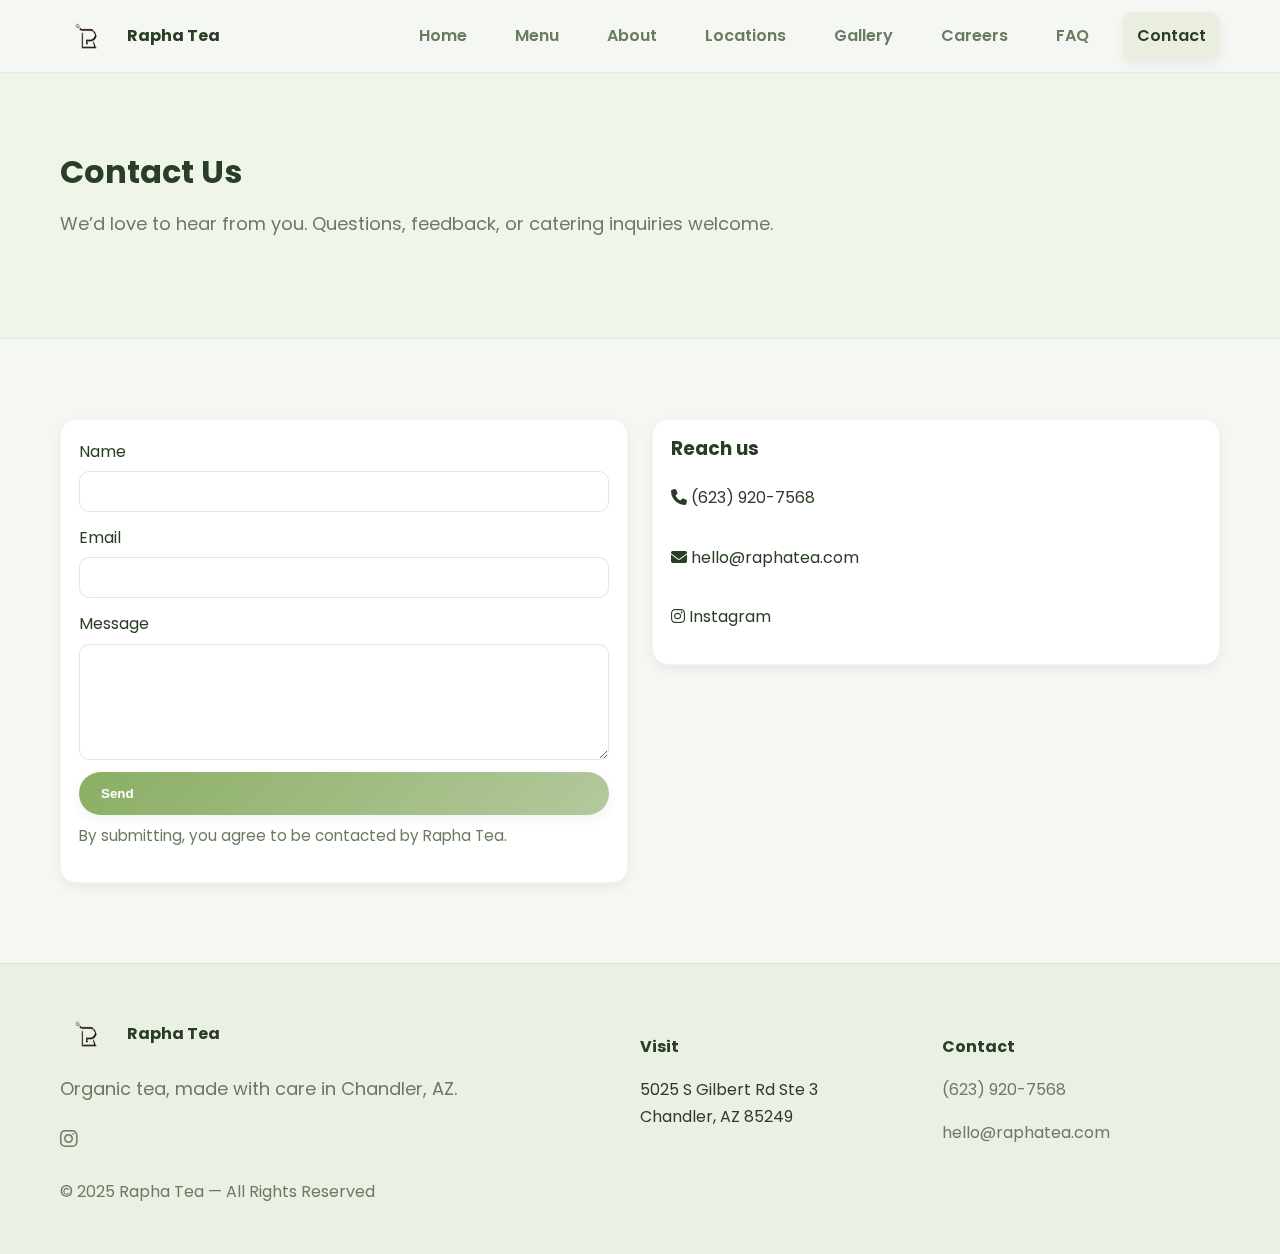
<file: contact.html>
<!DOCTYPE html>
<html lang="en">
<head>
  <meta charset="UTF-8" />
  <meta name="viewport" content="width=device-width, initial-scale=1.0" />
  <title>Contact — Rapha Tea</title>
  <link href="https://fonts.googleapis.com/css2?family=Poppins:wght@300;400;600;700&display=swap" rel="stylesheet" />
  <link rel="stylesheet" href="https://cdnjs.cloudflare.com/ajax/libs/font-awesome/6.5.0/css/all.min.css" />
  <link rel="stylesheet" href="styles.css" />
  <script defer src="main.js"></script>
</head>
<body>
  <nav class="navbar">
    <div class="container navbar-inner">
      <a class="brand" href="index.html"><img src="RTSG.png" alt="Rapha Tea" /><span>Rapha Tea</span></a>
      <button id="navToggle" class="nav-toggle" aria-label="Toggle menu"><i class="fa-solid fa-bars"></i></button>
      <div id="navLinks" class="nav-links">
        <a href="index.html">Home</a>
        <a href="menu.html">Menu</a>
        <a href="about.html">About</a>
        <a href="locations.html">Locations</a>
        <a href="gallery.html">Gallery</a>
        <a href="careers.html">Careers</a>
        <a href="faq.html">FAQ</a>
        <a href="contact.html" class="btn btn-primary">Contact</a>
      </div>
    </div>
  </nav>

  <header class="page-hero section">
    <div class="container">
      <h1 data-reveal>Contact Us</h1>
      <p class="lead" data-reveal>We’d love to hear from you. Questions, feedback, or catering inquiries welcome.</p>
    </div>
  </header>

  <main class="section">
    <div class="container">
      <div class="grid-2">
        <form class="card" style="padding:18px" action="https://formspree.io/f/xdknqkgq" method="POST" data-reveal>
          <label for="name">Name</label>
          <input id="name" name="name" type="text" required style="margin:6px 0 12px; padding:12px; border-radius:10px; border:1px solid rgba(42,61,38,0.12); width:100%" />
          <label for="email">Email</label>
          <input id="email" name="email" type="email" required style="margin:6px 0 12px; padding:12px; border-radius:10px; border:1px solid rgba(42,61,38,0.12); width:100%" />
          <label for="message">Message</label>
          <textarea id="message" name="message" rows="6" required style="margin:6px 0 12px; padding:12px; border-radius:10px; border:1px solid rgba(42,61,38,0.12); width:100%"></textarea>
          <button class="btn btn-primary" type="submit">Send</button>
          <p class="meta" style="margin-top:8px">By submitting, you agree to be contacted by Rapha Tea.</p>
        </form>
        <div data-reveal>
          <div class="card" style="padding:18px">
            <h3>Reach us</h3>
            <p style="margin-top:8px"><a href="tel:+16239207568"><i class="fa-solid fa-phone"></i> (623) 920-7568</a></p>
            <p><a href="mailto:hello@raphatea.com"><i class="fa-solid fa-envelope"></i> hello@raphatea.com</a></p>
            <p><a href="https://www.instagram.com/raphateagilbert/" target="_blank"><i class="fa-brands fa-instagram"></i> Instagram</a></p>
          </div>
        </div>
      </div>
    </div>
  </main>

  <footer class="footer section-sm">
    <div class="container">
      <div class="cols">
        <div>
          <div class="brand" style="margin-bottom:8px"><img src="RTSG.png" alt="Rapha Tea" /><span>Rapha Tea</span></div>
          <p class="lead">Organic tea, made with care in Chandler, AZ.</p>
          <div class="social" style="margin-top:8px"><a href="https://www.instagram.com/raphateagilbert/" target="_blank" aria-label="Instagram"><i class="fab fa-instagram"></i></a></div>
        </div>
        <div>
          <h4>Visit</h4>
          <p>5025 S Gilbert Rd Ste 3<br/>Chandler, AZ 85249</p>
        </div>
        <div>
          <h4>Contact</h4>
          <p><a href="tel:+16239207568">(623) 920-7568</a></p>
          <p><a href="mailto:hello@raphatea.com">hello@raphatea.com</a></p>
        </div>
      </div>
      <div style="margin-top:16px; color:#6a7b63">© 2025 Rapha Tea — All Rights Reserved</div>
    </div>
  </footer>
</body>
</html>
</file>
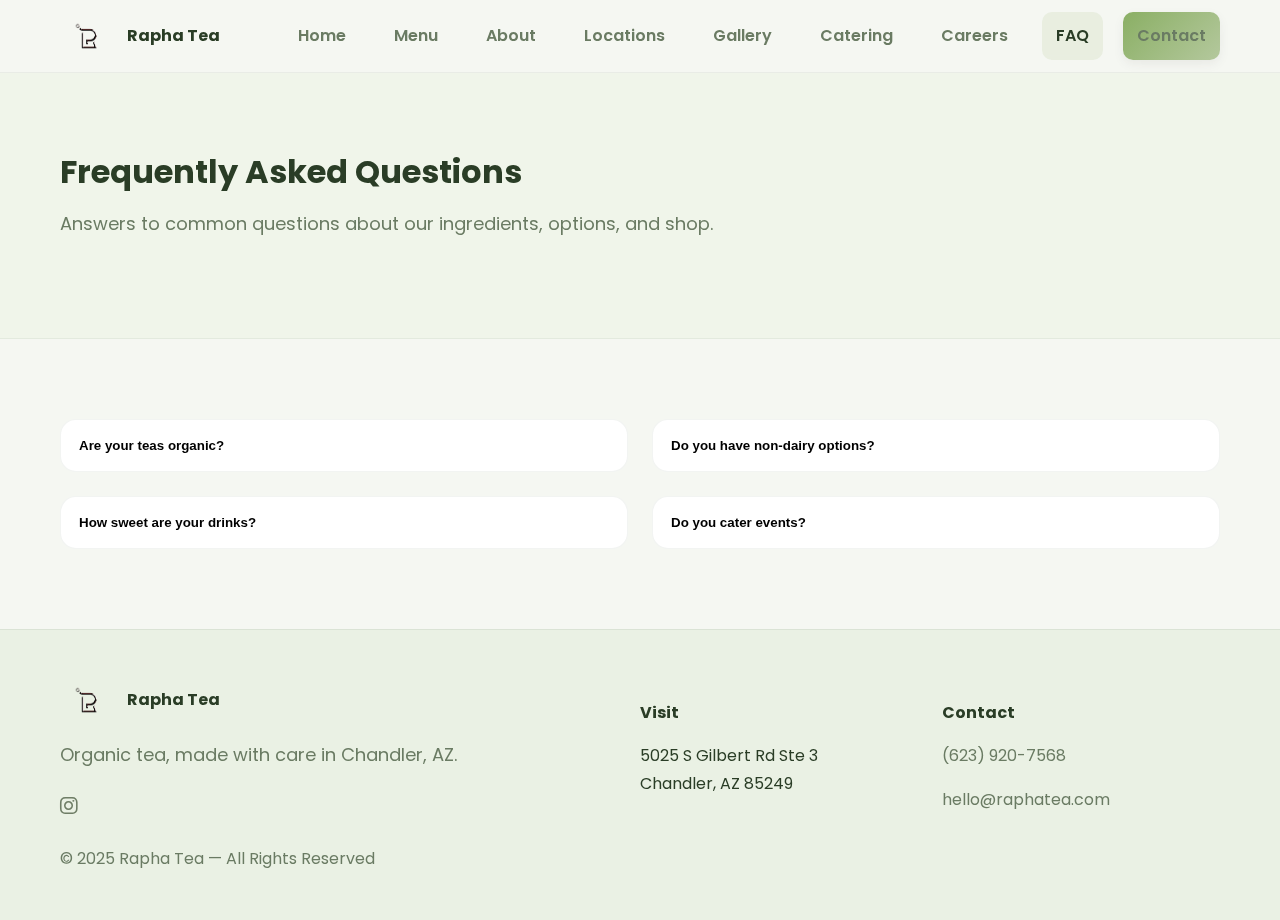
<file: faq.html>
<!DOCTYPE html>
<html lang="en">
<head>
  <meta charset="UTF-8" />
  <meta name="viewport" content="width=device-width, initial-scale=1.0" />
  <title>FAQ — Rapha Tea</title>
  <link href="https://fonts.googleapis.com/css2?family=Poppins:wght@300;400;600;700&display=swap" rel="stylesheet" />
  <link rel="stylesheet" href="https://cdnjs.cloudflare.com/ajax/libs/font-awesome/6.5.0/css/all.min.css" />
  <link rel="stylesheet" href="styles.css" />
  <script defer src="main.js"></script>
</head>
<body>
  <nav class="navbar">
    <div class="container navbar-inner">
      <a class="brand" href="index.html"><img src="RTSG.png" alt="Rapha Tea" /><span>Rapha Tea</span></a>
      <button id="navToggle" class="nav-toggle" aria-label="Toggle menu"><i class="fa-solid fa-bars"></i></button>
      <div id="navLinks" class="nav-links">
        <a href="index.html">Home</a>
        <a href="menu.html">Menu</a>
        <a href="about.html">About</a>
        <a href="locations.html">Locations</a>
        <a href="gallery.html">Gallery</a>
        <a href="catering.html">Catering</a>
        <a href="careers.html">Careers</a>
        <a href="faq.html">FAQ</a>
        <a href="contact.html" class="btn btn-primary">Contact</a>
      </div>
    </div>
  </nav>

  <header class="page-hero section">
    <div class="container">
      <h1 data-reveal>Frequently Asked Questions</h1>
      <p class="lead" data-reveal>Answers to common questions about our ingredients, options, and shop.</p>
    </div>
  </header>

  <main class="section">
    <div class="container">
      <div class="grid-2">
        <div class="faq-item" data-reveal>
          <button class="faq-q">Are your teas organic?</button>
          <div class="faq-a">Yes. We prioritize certified organic sources across our menu.</div>
        </div>
        <div class="faq-item" data-reveal>
          <button class="faq-q">Do you have non‑dairy options?</button>
          <div class="faq-a">Absolutely. We offer oat, almond, and lactose‑free milk options.</div>
        </div>
        <div class="faq-item" data-reveal>
          <button class="faq-q">How sweet are your drinks?</button>
          <div class="faq-a">You can choose your sweetness level. Ask for light, regular, or extra.</div>
        </div>
                  <div class="faq-item" data-reveal>
            <button class="faq-q">Do you cater events?</button>
            <div class="faq-a">Yes! Visit our <a href="catering.html">Catering</a> page for packages and to submit an event inquiry.</div>
          </div>
      </div>
    </div>
  </main>

  <footer class="footer section-sm">
    <div class="container">
      <div class="cols">
        <div>
          <div class="brand" style="margin-bottom:8px"><img src="RTSG.png" alt="Rapha Tea" /><span>Rapha Tea</span></div>
          <p class="lead">Organic tea, made with care in Chandler, AZ.</p>
          <div class="social" style="margin-top:8px"><a href="https://www.instagram.com/raphateagilbert/" target="_blank" aria-label="Instagram"><i class="fab fa-instagram"></i></a></div>
        </div>
        <div>
          <h4>Visit</h4>
          <p>5025 S Gilbert Rd Ste 3<br/>Chandler, AZ 85249</p>
        </div>
        <div>
          <h4>Contact</h4>
          <p><a href="tel:+16239207568">(623) 920-7568</a></p>
          <p><a href="mailto:hello@raphatea.com">hello@raphatea.com</a></p>
        </div>
      </div>
      <div style="margin-top:16px; color:#6a7b63">© 2025 Rapha Tea — All Rights Reserved</div>
    </div>
  </footer>
</body>
</html>
</file>
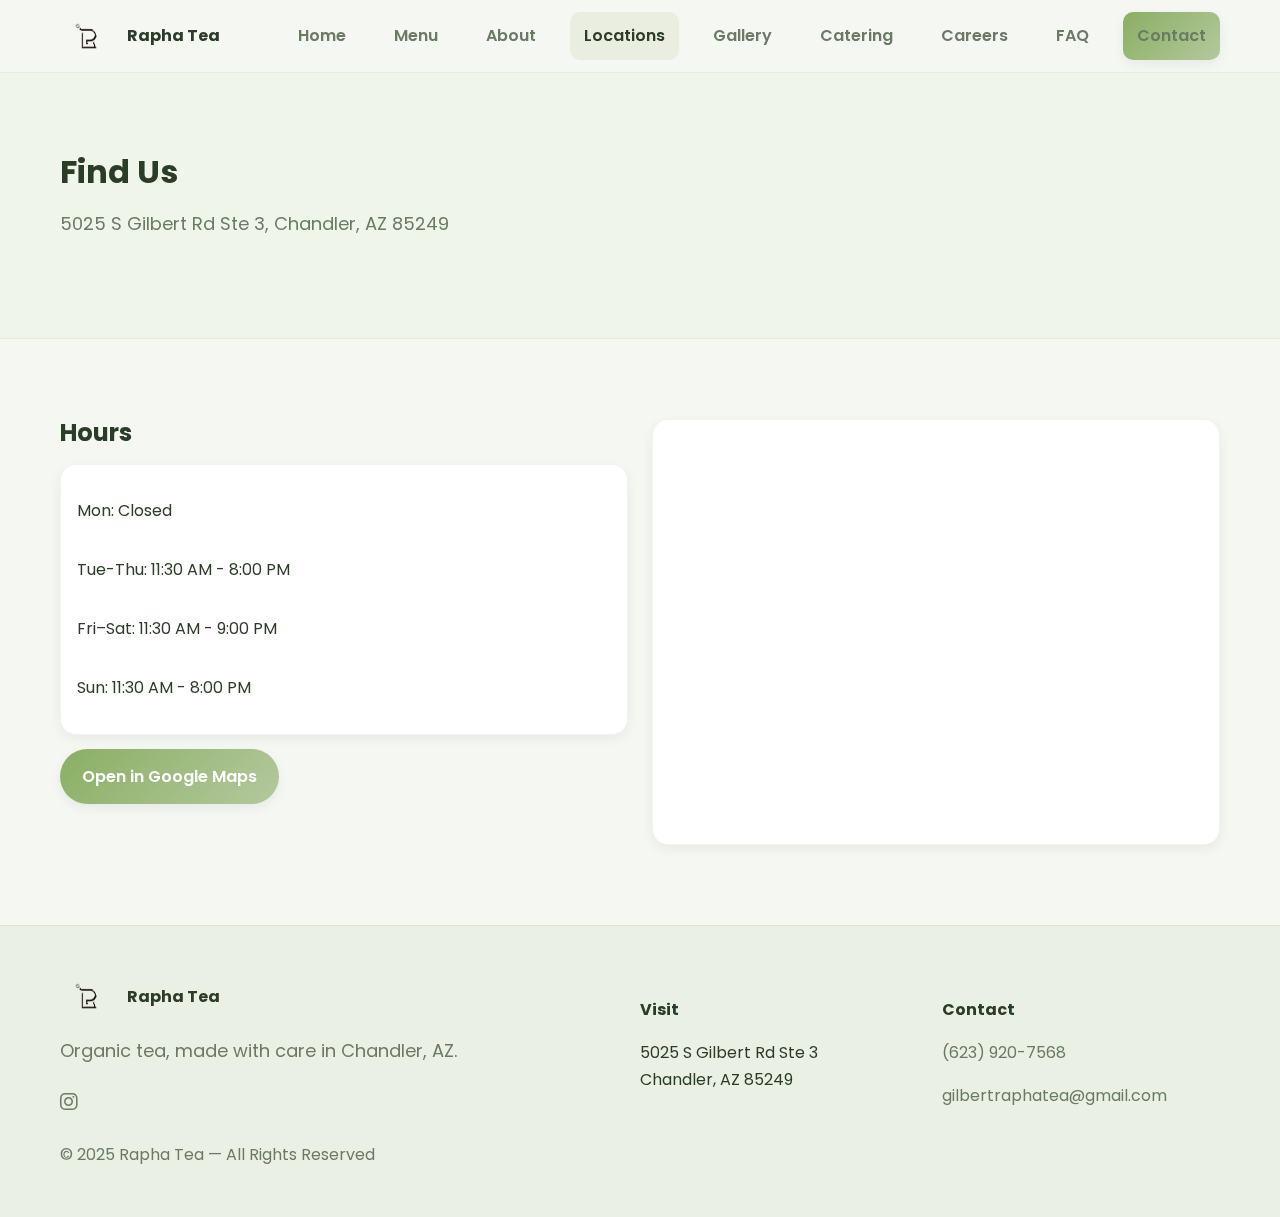
<file: locations.html>
<!DOCTYPE html>
<html lang="en">
<head>
  <meta charset="UTF-8" />
  <meta name="viewport" content="width=device-width, initial-scale=1.0" />
  <title>Locations — Rapha Tea</title>
  <link href="https://fonts.googleapis.com/css2?family=Poppins:wght@300;400;600;700&display=swap" rel="stylesheet" />
  <link rel="stylesheet" href="https://cdnjs.cloudflare.com/ajax/libs/font-awesome/6.5.0/css/all.min.css" />
  <link rel="stylesheet" href="styles.css" />
  <script defer src="main.js"></script>
</head>
<body>
  <nav class="navbar">
    <div class="container navbar-inner">
      <a class="brand" href="index.html"><img src="RTSG.png" alt="Rapha Tea" /><span>Rapha Tea</span></a>
      <button id="navToggle" class="nav-toggle" aria-label="Toggle menu"><i class="fa-solid fa-bars"></i></button>
      <div id="navLinks" class="nav-links">
        <a href="index.html">Home</a>
        <a href="menu.html">Menu</a>
        <a href="about.html">About</a>
        <a href="locations.html">Locations</a>
        <a href="gallery.html">Gallery</a>
        <a href="catering.html">Catering</a>
        <a href="careers.html">Careers</a>
        <a href="faq.html">FAQ</a>
        <a href="contact.html" class="btn btn-primary">Contact</a>
      </div>
    </div>
  </nav>

  <header class="page-hero section">
    <div class="container">
      <h1 data-reveal>Find Us</h1>
      <p class="lead" data-reveal>5025 S Gilbert Rd Ste 3, Chandler, AZ 85249</p>
    </div>
  </header>

  <main class="section">
    <div class="container">
      <div class="grid-2">
        <div data-reveal>
          <h2>Hours</h2>
          <div class="card" style="padding:16px; margin-top:12px">
            <p>Mon: Closed</p>
            <p>Tue-Thu: 11:30 AM - 8:00 PM</p>
            <p>Fri–Sat: 11:30 AM - 9:00 PM</p>
            <p>Sun: 11:30 AM - 8:00 PM</p>
          </div>
          <div style="margin-top:14px">
            <a class="btn btn-primary" target="_blank" rel="noopener" href="https://maps.google.com/?q=5025+S+Gilbert+Rd+Ste+3,+Chandler,+AZ+85249">Open in Google Maps</a>
          </div>
        </div>
        <div class="card" data-reveal>
          <iframe title="Map to Rapha Tea" src="https://www.google.com/maps?q=5025%20S%20Gilbert%20Rd%20Ste%203,%20Chandler,%20AZ%2085249&z=15&output=embed" style="border:0; width:100%; aspect-ratio: 16/12" loading="lazy" referrerpolicy="no-referrer-when-downgrade"></iframe>
        </div>
      </div>
    </div>
  </main>

  <footer class="footer section-sm">
    <div class="container">
      <div class="cols">
        <div>
          <div class="brand" style="margin-bottom:8px"><img src="RTSG.png" alt="Rapha Tea" /><span>Rapha Tea</span></div>
          <p class="lead">Organic tea, made with care in Chandler, AZ.</p>
          <div class="social" style="margin-top:8px"><a href="https://www.instagram.com/raphateagilbert/" target="_blank" aria-label="Instagram"><i class="fab fa-instagram"></i></a></div>
        </div>
        <div>
          <h4>Visit</h4>
          <p>5025 S Gilbert Rd Ste 3<br/>Chandler, AZ 85249</p>
        </div>
        <div>
          <h4>Contact</h4>
          <p><a href="tel:+16239207568">(623) 920-7568</a></p>
          <p><a href="mailto:gilbertraphatea@gmail.com">gilbertraphatea@gmail.com</a></p>
        </div>
      </div>
      <div style="margin-top:16px; color:#6a7b63">© 2025 Rapha Tea — All Rights Reserved</div>
    </div>
  </footer>
</body>
</html>
</file>
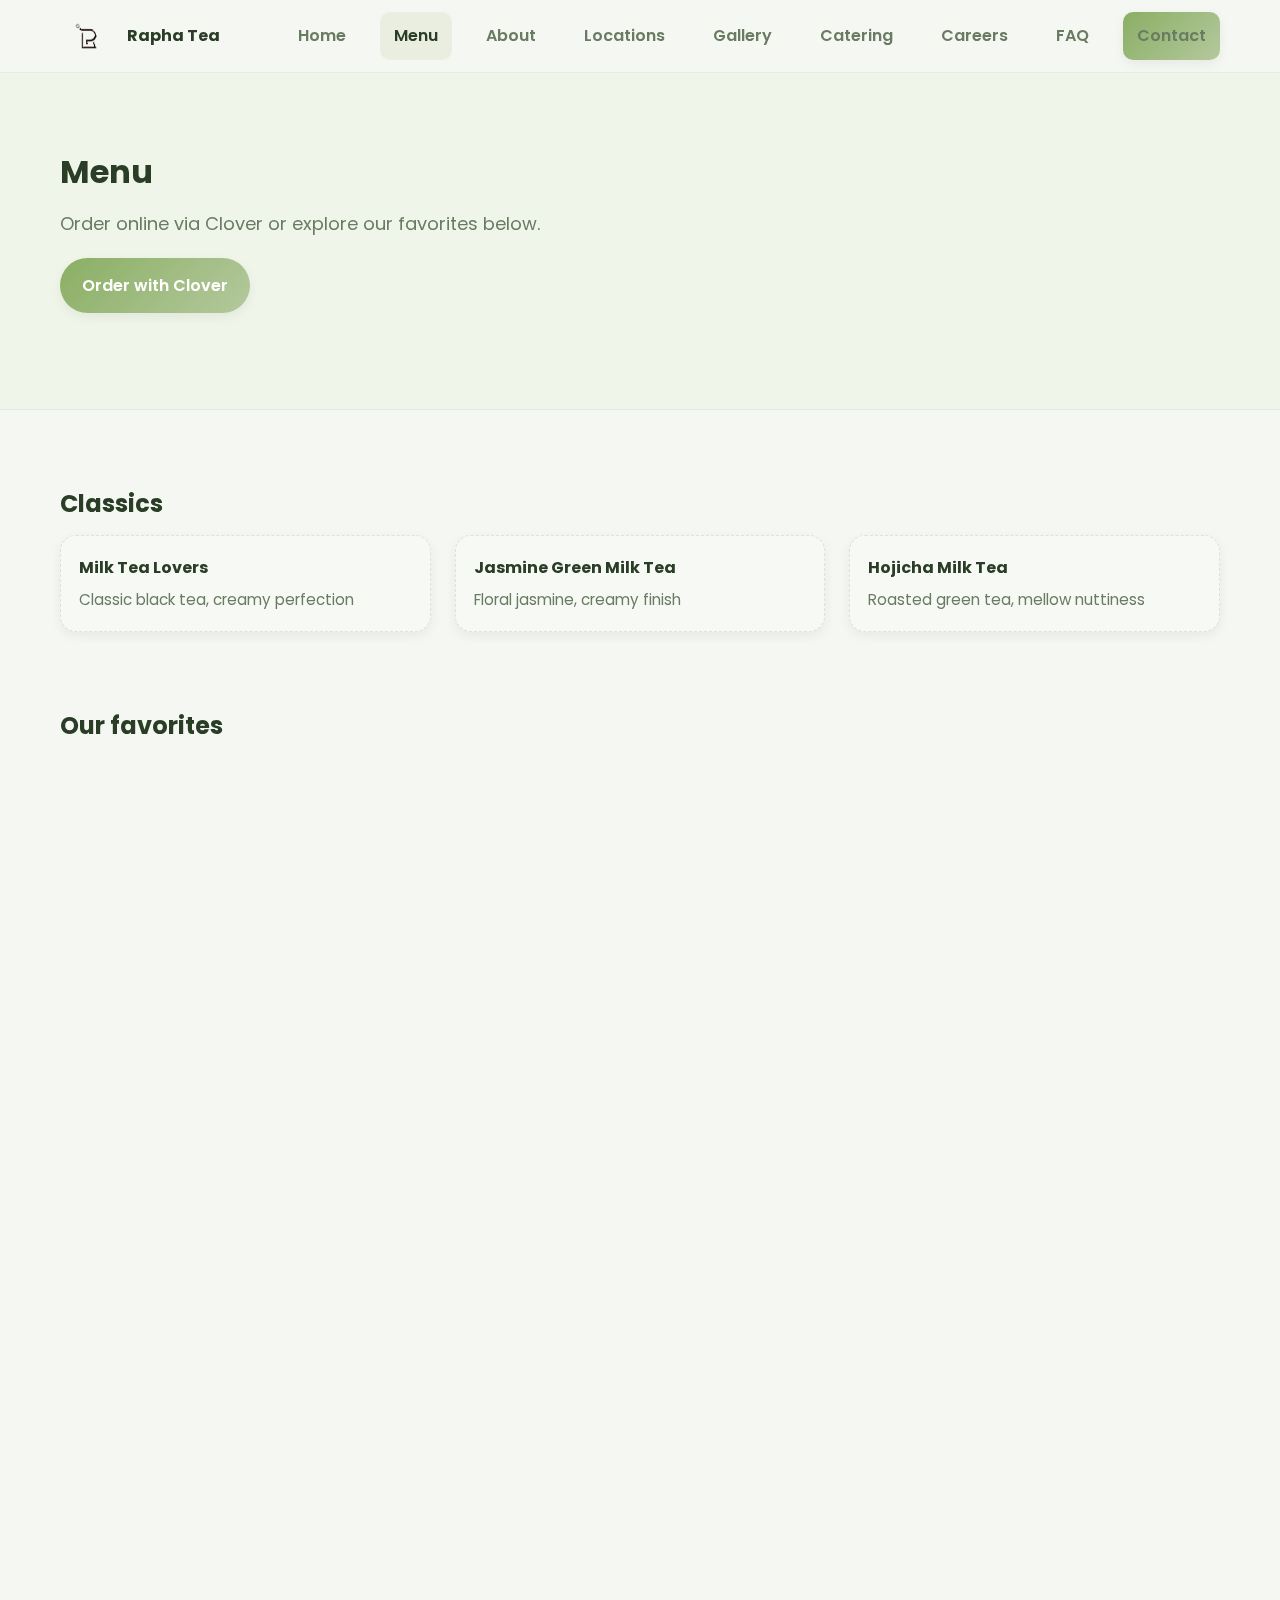
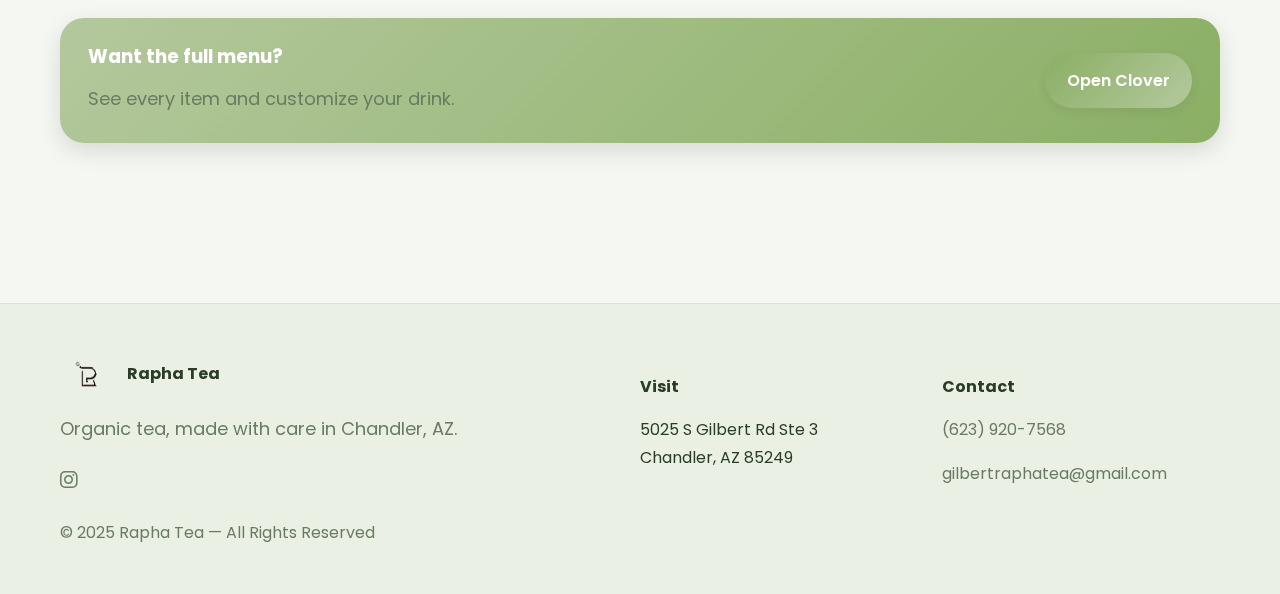
<file: menu.html>
<!DOCTYPE html>
<html lang="en">
<head>
  <meta charset="UTF-8" />
  <meta name="viewport" content="width=device-width, initial-scale=1.0" />
  <title>Menu — Rapha Tea</title>
  <link href="https://fonts.googleapis.com/css2?family=Poppins:wght@300;400;600;700&display=swap" rel="stylesheet" />
  <link rel="stylesheet" href="https://cdnjs.cloudflare.com/ajax/libs/font-awesome/6.5.0/css/all.min.css" />
  <link rel="stylesheet" href="styles.css" />
  <script defer src="main.js"></script>
</head>
<body>
  <nav class="navbar">
    <div class="container navbar-inner">
      <a class="brand" href="index.html"><img src="RTSG.png" alt="Rapha Tea" /><span>Rapha Tea</span></a>
      <button id="navToggle" class="nav-toggle" aria-label="Toggle menu"><i class="fa-solid fa-bars"></i></button>
      <div id="navLinks" class="nav-links">
        <a href="index.html">Home</a>
        <a href="menu.html">Menu</a>
        <a href="about.html">About</a>
        <a href="locations.html">Locations</a>
        <a href="gallery.html">Gallery</a>
        <a href="catering.html">Catering</a>
        <a href="careers.html">Careers</a>
        <a href="faq.html">FAQ</a>
        <a href="contact.html" class="btn btn-primary">Contact</a>
      </div>
    </div>
  </nav>

  <header class="page-hero section">
    <div class="container">
      <h1 data-reveal>Menu</h1>
      <p class="lead" data-reveal>Order online via Clover or explore our favorites below.</p>
      <p style="margin-top:10px"><a class="btn btn-primary" href="https://www.clover.com/online-ordering/raphateagilbert" target="_blank" rel="noopener">Order with Clover</a></p>
    </div>
  </header>

  <main class="section">
    <div class="container">
      <h2 data-reveal>Classics</h2>
      <div class="cards" style="margin-top:12px">
        <article class="card card-muted" data-reveal>
          <div class="body">
            <strong>Milk Tea Lovers</strong>
            <div class="meta">Classic black tea, creamy perfection</div>
          </div>
        </article>
        <article class="card card-muted" data-reveal>
          <div class="body">
            <strong>Jasmine Green Milk Tea</strong>
            <div class="meta">Floral jasmine, creamy finish</div>
          </div>
        </article>
        <article class="card card-muted" data-reveal>
          <div class="body">
            <strong>Hojicha Milk Tea</strong>
            <div class="meta">Roasted green tea, mellow nuttiness</div>
          </div>
        </article>
      </div>

      <h2 class="section" data-reveal>Our favorites</h2>
      <div class="cards" style="margin-top:12px">
        <article class="card" data-reveal>
          <div class="thumb" style="background-image:url('BrownSB.png')"></div>
          <div class="body">
            <strong>Brown Sugar Boba</strong>
            <div class="meta">Caramelized brown sugar syrup and fresh pearls</div>
          </div>
        </article>
        <article class="card" data-reveal>
          <div class="thumb" style="background-image:url('MangoMatcha.png')"></div>
          <div class="body">
            <strong>MangoMatcha</strong>
            <div class="meta">Tropical mango, earthy matcha harmony</div>
          </div>
        </article>
        <article class="card" data-reveal>
          <div class="thumb" style="background-image:url('MangoNada.png')"></div>
          <div class="body">
            <strong>Mango Nada</strong>
            <div class="meta">Sweet mango, tangy chamoy, chili kick</div>
          </div>
        </article>
      </div>

      <h2 class="section" data-reveal>Fruit milk Teas</h2>
      <div class="cards" style="margin-top:12px">
        <article class="card card-muted" data-reveal>
          <div class="body">
            <strong>Lychee Milk Tea</strong>
            <div class="meta">Floral lychee, smooth milk tea</div>
          </div>
        </article>
        <article class="card card-muted" data-reveal>
          <div class="body">
            <strong>Strawberry Milk Tea</strong>
            <div class="meta">Sweet strawberry, creamy milk tea</div>
          </div>
        </article>
        <article class="card card-muted" data-reveal>
          <div class="body">
            <strong>Winter Melon Milk Tea</strong>
            <div class="meta">Caramel-like winter melon, silky milk tea</div>
          </div>
        </article>
      </div>

      <div class="section">
        <div class="cta">
          <div class="row">
            <div>
              <h3>Want the full menu?</h3>
              <div class="lead">See every item and customize your drink.</div>
            </div>
            <div>
              <a class="btn btn-primary" href="https://www.clover.com/online-ordering/raphateagilbert" target="_blank" rel="noopener">Open Clover</a>
            </div>
          </div>
        </div>
      </div>

    </div>
  </main>

  <footer class="footer section-sm">
    <div class="container">
      <div class="cols">
        <div>
          <div class="brand" style="margin-bottom:8px"><img src="RTSG.png" alt="Rapha Tea" /><span>Rapha Tea</span></div>
          <p class="lead">Organic tea, made with care in Chandler, AZ.</p>
          <div class="social" style="margin-top:8px"><a href="https://www.instagram.com/raphateagilbert/" target="_blank" aria-label="Instagram"><i class="fab fa-instagram"></i></a></div>
        </div>
        <div>
          <h4>Visit</h4>
          <p>5025 S Gilbert Rd Ste 3<br/>Chandler, AZ 85249</p>
        </div>
        <div>
          <h4>Contact</h4>
          <p><a href="tel:+16239207568">(623) 920-7568</a></p>
          <p><a href="mailto:gilbertraphatea@gmail.com">gilbertraphatea@gmail.com</a></p>
        </div>
      </div>
      <div style="margin-top:16px; color:#6a7b63">© 2025 Rapha Tea — All Rights Reserved</div>
    </div>
  </footer>
</body>
</html>
</file>
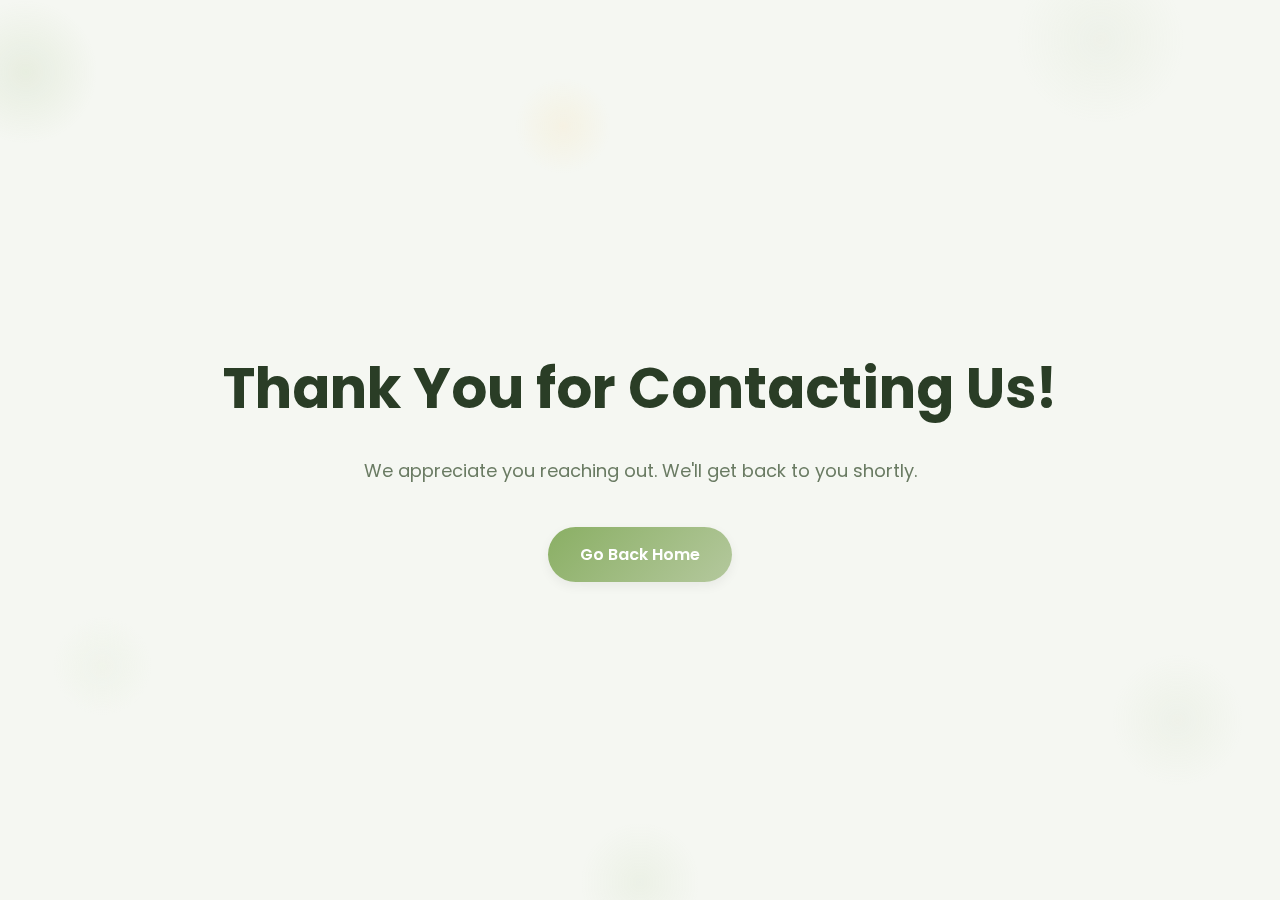
<file: thank-you-for-contacting.html>
<!DOCTYPE html>
<html lang="en">
<head>
  <meta charset="UTF-8" />
  <meta name="viewport" content="width=device-width, initial-scale=1" />
  <title>Thank You - Rapha Tea</title>
  <link href="https://fonts.googleapis.com/css2?family=Poppins:wght@400;600;700&display=swap" rel="stylesheet" />
  <style>
    /* Paste your CSS here (trimmed for brevity) */
    :root {
      --color-bg: #f5f7f2;
      --color-surface: #ffffff;
      --color-primary: #8aaf64;
      --color-primary-600: #729351;
      --color-secondary: #b4c89d;
      --color-accent: #ffcc66;
      --color-text: #2a3d26;
      --color-muted: #6a7b63;
      --shadow-sm: 0 4px 12px rgba(0, 0, 0, 0.06);
      --shadow-md: 0 8px 24px rgba(0, 0, 0, 0.12);
      --radius-sm: 10px;
      --radius-md: 16px;
      --radius-lg: 24px;
      --max-w: 1200px;
    }
    * { box-sizing: border-box; }
    html, body { height: 100%; margin: 0; font-family: 'Poppins', system-ui, -apple-system, Segoe UI, Roboto, Helvetica, Arial, sans-serif; background: var(--color-bg); color: var(--color-text); line-height: 1.7; -webkit-font-smoothing: antialiased; -moz-osx-font-smoothing: grayscale; }
    body::before {
      content: "";
      position: fixed;
      inset: -10% -10% -10% -10%;
      pointer-events: none;
      z-index: 0;
      background:
        radial-gradient(120px 120px at 10% 15%, rgba(138,175,100,0.12), transparent 60%),
        radial-gradient(140px 140px at 80% 12%, rgba(180,200,157,0.10), transparent 60%),
        radial-gradient(90px 90px at 15% 70%, rgba(207,226,188,0.12), transparent 55%),
        radial-gradient(110px 110px at 85% 75%, rgba(180,200,157,0.10), transparent 60%),
        radial-gradient(80px 80px at 45% 20%, rgba(255,204,102,0.10), transparent 60%),
        radial-gradient(100px 100px at 50% 90%, rgba(138,175,100,0.08), transparent 60%);
      transform: translate3d(0, 0, 0);
      animation: ambient-drift 32s ease-in-out infinite alternate;
    }
    @keyframes ambient-drift {
      0% { transform: translate3d(0, 0, 0); }
      50% { transform: translate3d(0, -18px, 0); }
      100% { transform: translate3d(0, 0, 0); }
    }

    .container {
      max-width: var(--max-w);
      margin: 0 auto;
      padding: 0 20px;
      display: flex;
      flex-direction: column;
      height: 100vh;
      justify-content: center;
      align-items: center;
      text-align: center;
      position: relative;
      z-index: 1;
    }

    h1 {
      font-size: clamp(2rem, 4vw + 1rem, 3.5rem);
      margin-bottom: 16px;
      font-weight: 700;
      line-height: 1.2;
    }
    p.lead {
      font-size: 1.125rem;
      color: var(--color-muted);
      margin-bottom: 40px;
    }
    .btn-primary {
      background: linear-gradient(135deg, var(--color-primary), var(--color-secondary));
      color: #fff;
      border: 0;
      border-radius: 999px;
      padding: 14px 32px;
      font-weight: 600;
      cursor: pointer;
      box-shadow: var(--shadow-sm);
      transition: transform .18s ease, box-shadow .18s ease, background .18s ease;
      text-decoration: none;
      display: inline-block;
    }
    .btn-primary:hover {
      background: linear-gradient(135deg, var(--color-primary-600), var(--color-primary));
      box-shadow: var(--shadow-md);
      transform: translateY(-2px);
    }
    .btn-primary:active {
      transform: translateY(1px) scale(0.98);
    }
  </style>
</head>
<body>
  <div class="container">
    <h1>Thank You for Contacting Us!</h1>
    <p class="lead">We appreciate you reaching out. We'll get back to you shortly.</p>
    <a href="/" class="btn-primary" aria-label="Go back to homepage">Go Back Home</a>
  </div>
</body>
</html>
</file>
<file: styles.css>
/* Rapha Tea - Global Styles */
:root {
  --color-bg: #f5f7f2;
  --color-surface: #ffffff;
  --color-primary: #8aaf64;
  --color-primary-600: #729351;
  --color-secondary: #b4c89d;
  --color-accent: #ffcc66;
  --color-text: #2a3d26;
  --color-muted: #6a7b63;
  --shadow-sm: 0 4px 12px rgba(0, 0, 0, 0.06);
  --shadow-md: 0 8px 24px rgba(0, 0, 0, 0.12);
  --radius-sm: 10px;
  --radius-md: 16px;
  --radius-lg: 24px;
  --max-w: 1200px;
}

* { box-sizing: border-box; }
html, body { height: 100%; }

body {
  font-family: 'Poppins', system-ui, -apple-system, Segoe UI, Roboto, Helvetica, Arial, sans-serif;
  background: var(--color-bg);
  color: var(--color-text);
  margin: 0;
  line-height: 1.7;
  -webkit-font-smoothing: antialiased;
  -moz-osx-font-smoothing: grayscale;
}

img { max-width: 100%; display: block; }
a { color: inherit; text-decoration: none; }

.container { width: 100%; max-width: var(--max-w); padding: 0 20px; margin: 0 auto; }
.section { padding: 80px 0; }
.section-sm { padding: 48px 0; }
.section-lg { padding: 120px 0; }

h1, h2, h3 { line-height: 1.2; margin: 0 0 16px; }
.lead { font-size: 1.125rem; color: var(--color-muted); }

.btn {
  display: inline-flex; align-items: center; gap: 10px;
  padding: 14px 22px; border-radius: 999px; border: 0; cursor: pointer;
  font-weight: 600; transition: transform .18s ease, box-shadow .18s ease, background .18s ease;
}
.btn:active { transform: translateY(1px) scale(0.98); }
.btn-primary { background: linear-gradient(135deg, var(--color-primary), var(--color-secondary)); color: #fff; box-shadow: var(--shadow-sm); }
.btn-primary:hover { background: linear-gradient(135deg, var(--color-primary-600), var(--color-primary)); box-shadow: var(--shadow-md); }
.btn-ghost { background: rgba(138,175,100,0.12); color: var(--color-primary-600); }
.btn-ghost:hover { background: rgba(138,175,100,0.22); }

/* Navbar */
.navbar {
  position: sticky; top: 0; z-index: 1000;
  backdrop-filter: saturate(140%) blur(10px);
  background: rgba(245, 247, 242, 0.7);
  border-bottom: 1px solid rgba(42,61,38,0.06);
}
.navbar-inner { display: flex; align-items: center; justify-content: space-between; height: 72px; }
.brand { display: flex; align-items: center; gap: 12px; font-weight: 700; }
.brand img { height: 44px; width: auto; }
.nav-links { display: flex; gap: 20px; align-items: center; }
.nav-links a { color: var(--color-muted); font-weight: 600; padding: 10px 14px; border-radius: 10px; }
.nav-links a.active, .nav-links a:hover { color: var(--color-text); background: rgba(138,175,100,0.12); }

.nav-toggle { display: none; background: transparent; border: 0; padding: 8px; }
.nav-toggle i { font-size: 22px; color: var(--color-text); }

/* Hero */
.hero {
  background: radial-gradient(1000px 600px at 20% -10%, #dfead7 0%, transparent 60%),
              radial-gradient(900px 500px at 100% 10%, #e9f0e2 0%, transparent 60%),
              linear-gradient(180deg, #f7faf4 0%, #f2f6ee 100%);
  position: relative; overflow: hidden;
}
.hero .container { display: grid; grid-template-columns: 1.1fr 0.9fr; gap: 40px; align-items: center; }
.hero h1 { font-size: clamp(2rem, 4vw + 1rem, 3.5rem); }
.hero .lead { margin-bottom: 24px; }
.hero-cta { display: flex; gap: 12px; flex-wrap: wrap; }

.blob { position: absolute; border-radius: 50%; filter: blur(40px); opacity: 0.35; pointer-events: none; }
.blob.b1 { width: 380px; height: 380px; background: #b4c89d; top: -80px; left: -60px; }
.blob.b2 { width: 420px; height: 420px; background: #cfe2bc; bottom: -120px; right: -100px; }

.hero-card {
  background: var(--color-surface); border-radius: var(--radius-lg); box-shadow: var(--shadow-md);
  padding: 18px; transform: rotate(-2deg);
}
.hero-image { border-radius: var(--radius-md); overflow: hidden; box-shadow: var(--shadow-sm); }

/* Features */
.features { background: #f0f5ea; }
.features-grid { display: grid; grid-template-columns: repeat(3, minmax(0, 1fr)); gap: 20px; }
.feature { background: var(--color-surface); border: 1px solid rgba(42,61,38,0.06); border-radius: var(--radius-md); padding: 24px; box-shadow: var(--shadow-sm); }
.feature i { color: var(--color-primary); font-size: 28px; margin-bottom: 8px; }

/* Products */
.cards { display: grid; grid-template-columns: repeat(3, minmax(0, 1fr)); gap: 24px; }
.card { background: var(--color-surface); border-radius: var(--radius-md); overflow: hidden; border: 1px solid rgba(42,61,38,0.06); box-shadow: var(--shadow-sm); display: flex; flex-direction: column; }
.card .thumb { aspect-ratio: 4/3; background-size: cover; background-position: center; }
.card .body { padding: 18px; display: grid; gap: 6px; }
.card .meta { color: var(--color-muted); font-size: 0.95rem; }

/* CTA Banner */
.cta {
  background: linear-gradient(135deg, var(--color-secondary), var(--color-primary)); color: #fff;
  border-radius: var(--radius-lg); padding: 28px; box-shadow: var(--shadow-md);
}
.cta .row { display: grid; grid-template-columns: 1fr auto; gap: 16px; align-items: center; }

/* Footer */
.footer { background: #eaf1e4; border-top: 1px solid rgba(42,61,38,0.08); }
.footer .cols { display: grid; grid-template-columns: 2fr 1fr 1fr; gap: 24px; }
.footer h4 { margin-bottom: 10px; }
.footer a { color: var(--color-muted); }
.footer a:hover { color: var(--color-text); }
.social { display: flex; gap: 14px; }
.social a { font-size: 20px; color: #6f7e66; }

/* Pages */
.page-hero { background: #f0f5ea; border-bottom: 1px solid rgba(42,61,38,0.06); }
.grid-2 { display: grid; grid-template-columns: repeat(2, minmax(0, 1fr)); gap: 24px; }
.grid-3 { display: grid; grid-template-columns: repeat(3, minmax(0, 1fr)); gap: 24px; }
.grid-4 { display: grid; grid-template-columns: repeat(4, minmax(0, 1fr)); gap: 24px; }
.card-muted { background: #f7faf4; border: 1px dashed rgba(42,61,38,0.12); }

.faq-item { background: var(--color-surface); border: 1px solid rgba(42,61,38,0.06); border-radius: var(--radius-md); overflow: hidden; }
.faq-q { width: 100%; background: transparent; border: 0; text-align: left; padding: 18px; font-weight: 600; cursor: pointer; }
.faq-a { padding: 0 18px 18px; color: var(--color-muted); display: none; }
.faq-item.open .faq-a { display: block; }

/* Responsive */
@media (max-width: 992px) {
  .hero .container { grid-template-columns: 1fr; }
  .features-grid, .cards, .grid-3, .grid-4 { grid-template-columns: repeat(2, minmax(0, 1fr)); }
}
@media (max-width: 720px) {
  .nav-links { display: none; position: absolute; top: 72px; left: 0; right: 0; background: rgba(245,247,242,0.9); backdrop-filter: blur(10px); padding: 12px; border-bottom: 1px solid rgba(42,61,38,0.06); }
  .nav-links.open { display: flex; flex-direction: column; }
  .nav-toggle { display: inline-flex; }
  .features-grid, .cards, .grid-2, .grid-3, .grid-4 { grid-template-columns: 1fr; }
  .cta .row { grid-template-columns: 1fr; }
}
</file>
